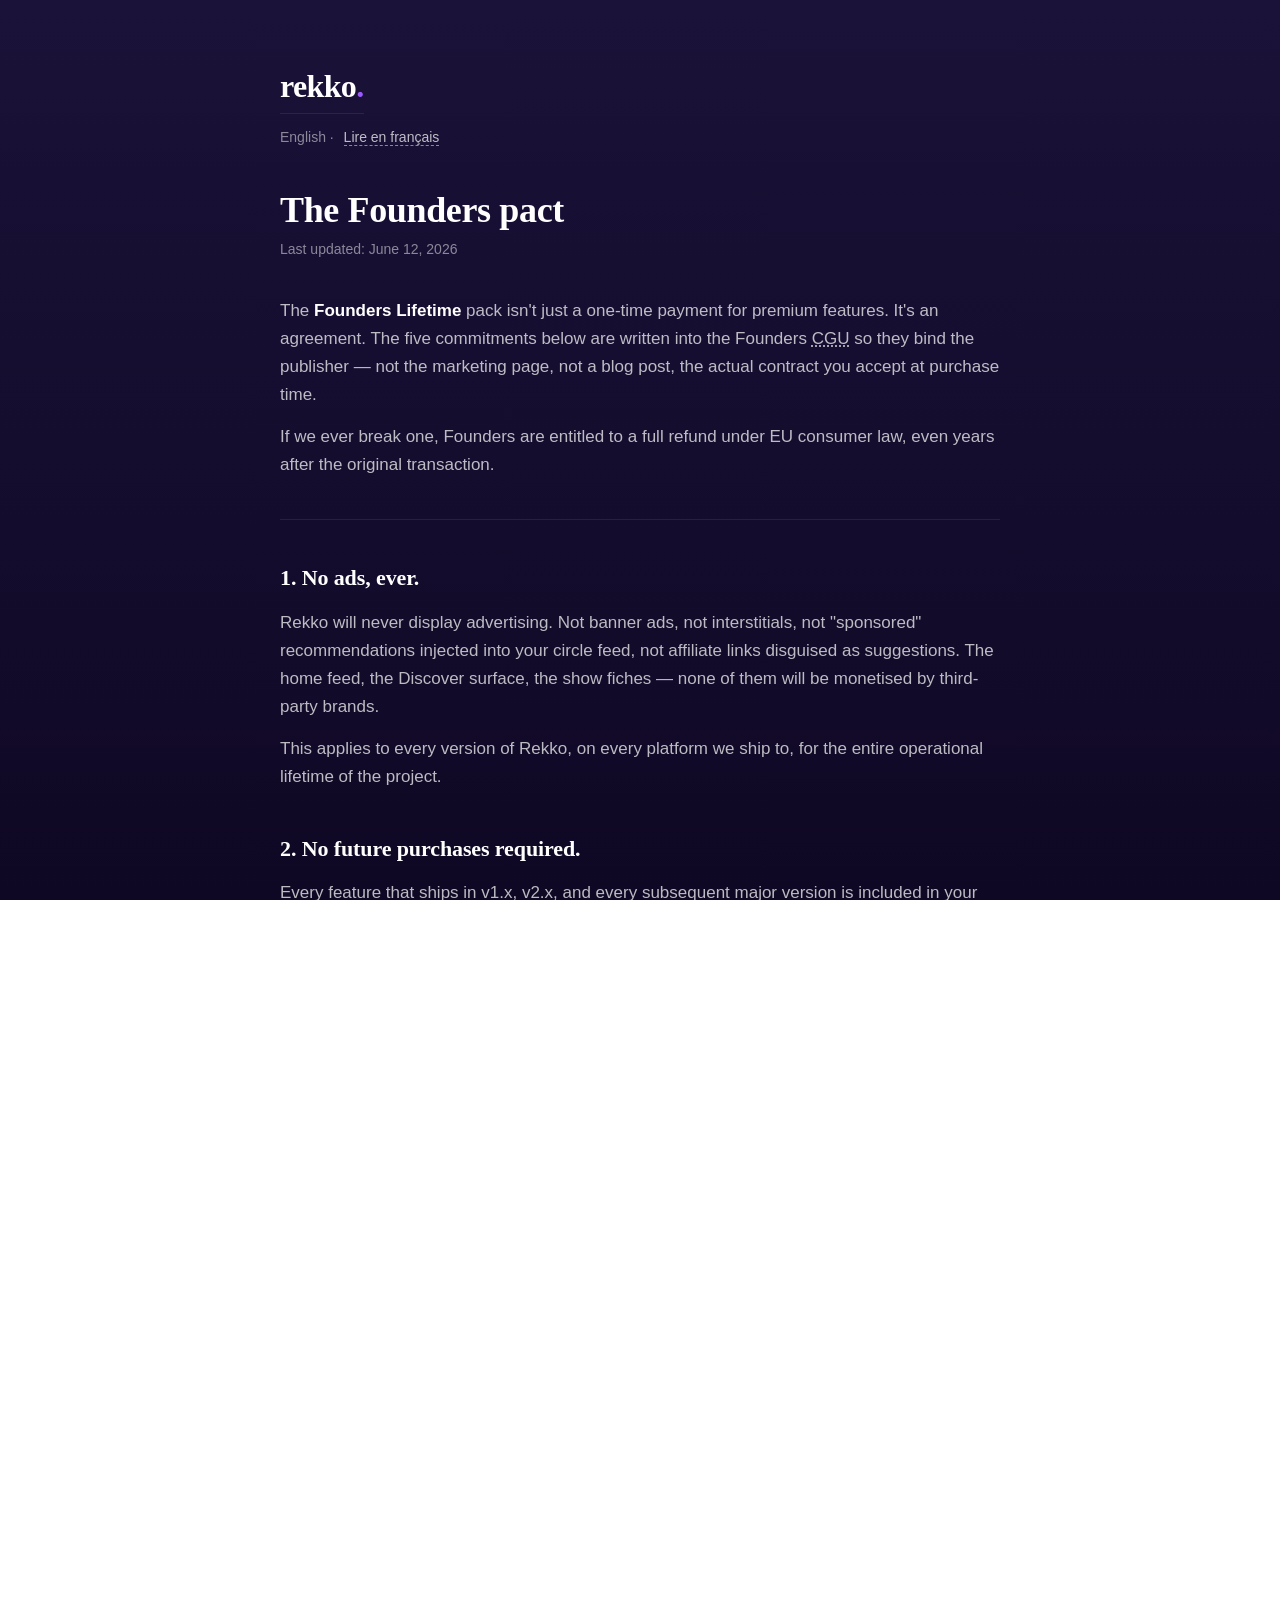
<file: en/founders-pact.html>
<!DOCTYPE html>
<html lang="en">
<head>
    <meta charset="UTF-8">
    <meta name="viewport" content="width=device-width, initial-scale=1.0">
    <meta name="description" content="The Founders pact — five lifetime commitments Rekko makes to every Founders Lifetime member, written into the CGU.">
    <title>Founders pact — Rekko</title>
    <link rel="stylesheet" href="../assets/style.css">
</head>
<body>
    <div class="container">
        <a href="../" class="wordmark">rekko<span class="dot">.</span></a>
        <p class="lang-switch">English · <a href="../fr/founders-pact.html">Lire en français</a></p>

        <h1>The Founders pact</h1>
        <p class="subtitle">Last updated: June 12, 2026</p>

        <p>
            The <strong>Founders Lifetime</strong> pack isn't just a one-time payment
            for premium features. It's an agreement. The five commitments below are
            written into the Founders <abbr title="Conditions Générales d'Utilisation">CGU</abbr>
            so they bind the publisher — not the marketing page, not a blog post,
            the actual contract you accept at purchase time.
        </p>
        <p>
            If we ever break one, Founders are entitled to a full refund under EU
            consumer law, even years after the original transaction.
        </p>

        <hr>

        <h2>1. No ads, ever.</h2>
        <p>
            Rekko will never display advertising. Not banner ads, not
            interstitials, not "sponsored" recommendations injected into your circle
            feed, not affiliate links disguised as suggestions. The home feed, the
            Discover surface, the show fiches — none of them will be monetised by
            third-party brands.
        </p>
        <p>
            This applies to every version of Rekko, on every platform we ship to,
            for the entire operational lifetime of the project.
        </p>

        <h2>2. No future purchases required.</h2>
        <p>
            Every feature that ships in v1.x, v2.x, and every subsequent major
            version is included in your Founders pack. New tabs, new circle types,
            new social mechanics, new TMDB-adjacent integrations — all bundled. If
            we add an "AI-powered recommender" or a "watch party" feature, you get
            it. No expansion packs, no paid skins, no premium-only tier above
            Founders.
        </p>
        <p>
            The only thing this commitment doesn't cover: pass-through fees to
            third parties (e.g. a future tier that pays for someone else's API
            quota). If that ever happens, it'll be opt-in, it'll be transparently
            priced, and Founders will get a structural discount.
        </p>

        <h2>3. Guaranteed data export.</h2>
        <p>
            If Rekko ever shuts down — or just stops shipping updates for a year —
            every Founder gets a complete JSON export of every show they tracked,
            every rating they gave, every recommendation they sent or received, and
            every circle they were part of (with the consent of the other members).
        </p>
        <p>
            The format is open, the schema is documented, and the export is
            self-contained: no proprietary IDs you can't resolve elsewhere. The
            export button already lives in Settings for any user — RGPD-mandated.
            The Founders commitment is the <strong>guarantee that it keeps working
            even if we stop running the app</strong>.
        </p>

        <h2>4. Voice on the roadmap.</h2>
        <p>
            Every quarter, Founders members vote on 3 candidate features. The
            majority winner is committed to the next public release. The slate is
            curated from the in-app feedback queue + Founders proposals, and the
            vote is one-Founder-one-ballot.
        </p>
        <p>
            We're not promising a perfect direct democracy — Apple platform
            constraints, App Store review, and the limits of a small team all still
            apply. But the spec, the schedule, and the result of every vote will be
            published publicly so the commitment is visible.
        </p>

        <h2>5. Permanent beta access.</h2>
        <p>
            Every Founder gets an automatic TestFlight invite for every public
            release before it ships. No application, no waiting list, no quota.
            You'll see new features one or two weeks before the App Store sees
            them, with a direct channel to leave feedback that lands in front of
            the developer.
        </p>

        <hr>

        <h2>Founder #00</h2>
        <p>
            Your Founders status is tied to your Apple ID, not to a specific
            device. Reinstall the app, switch phones, lose your iPhone and restore
            from iCloud — your status follows. The internal slot is assigned at the
            moment of purchase and remains attached to your Apple receipt for the
            entire operational lifetime of the project.
        </p>

        <h2>What the pact does <em>not</em> promise</h2>
        <ul>
            <li>It does <strong>not</strong> guarantee that Rekko will keep running
                forever. Indie projects end. The pact covers what happens if we
                stop, not a promise to never stop.</li>
            <li>It does <strong>not</strong> grant root access to the codebase or
                claim Rekko is open-source.</li>
            <li>It does <strong>not</strong> override the App Store terms — Apple
                still moderates the SKU and can revoke transactions independently
                of our wishes.</li>
            <li>It does <strong>not</strong> include real-world commercial
                memorabilia: there will not be a Founders t-shirt mailed to your
                door.</li>
        </ul>

        <h2>Where you can read it in the app</h2>
        <p>
            Inside Rekko, Settings → tap the gold "Founder" row. The pact surfaces
            in <em>browse</em> mode every time you want to re-read it. Just after
            the Founders purchase lands, the same content shows up in
            <em>celebration</em> mode with a single Continue button.
        </p>

        <footer>
            <p>
                <a href="../">Back to Rekko</a> ·
                <a href="pricing.html">Pricing</a> ·
                <a href="privacy.html">Privacy policy</a> ·
                <a href="../fr/founders-pact.html">Lire en français</a>
            </p>
        </footer>
    </div>
</body>
</html>
</file>
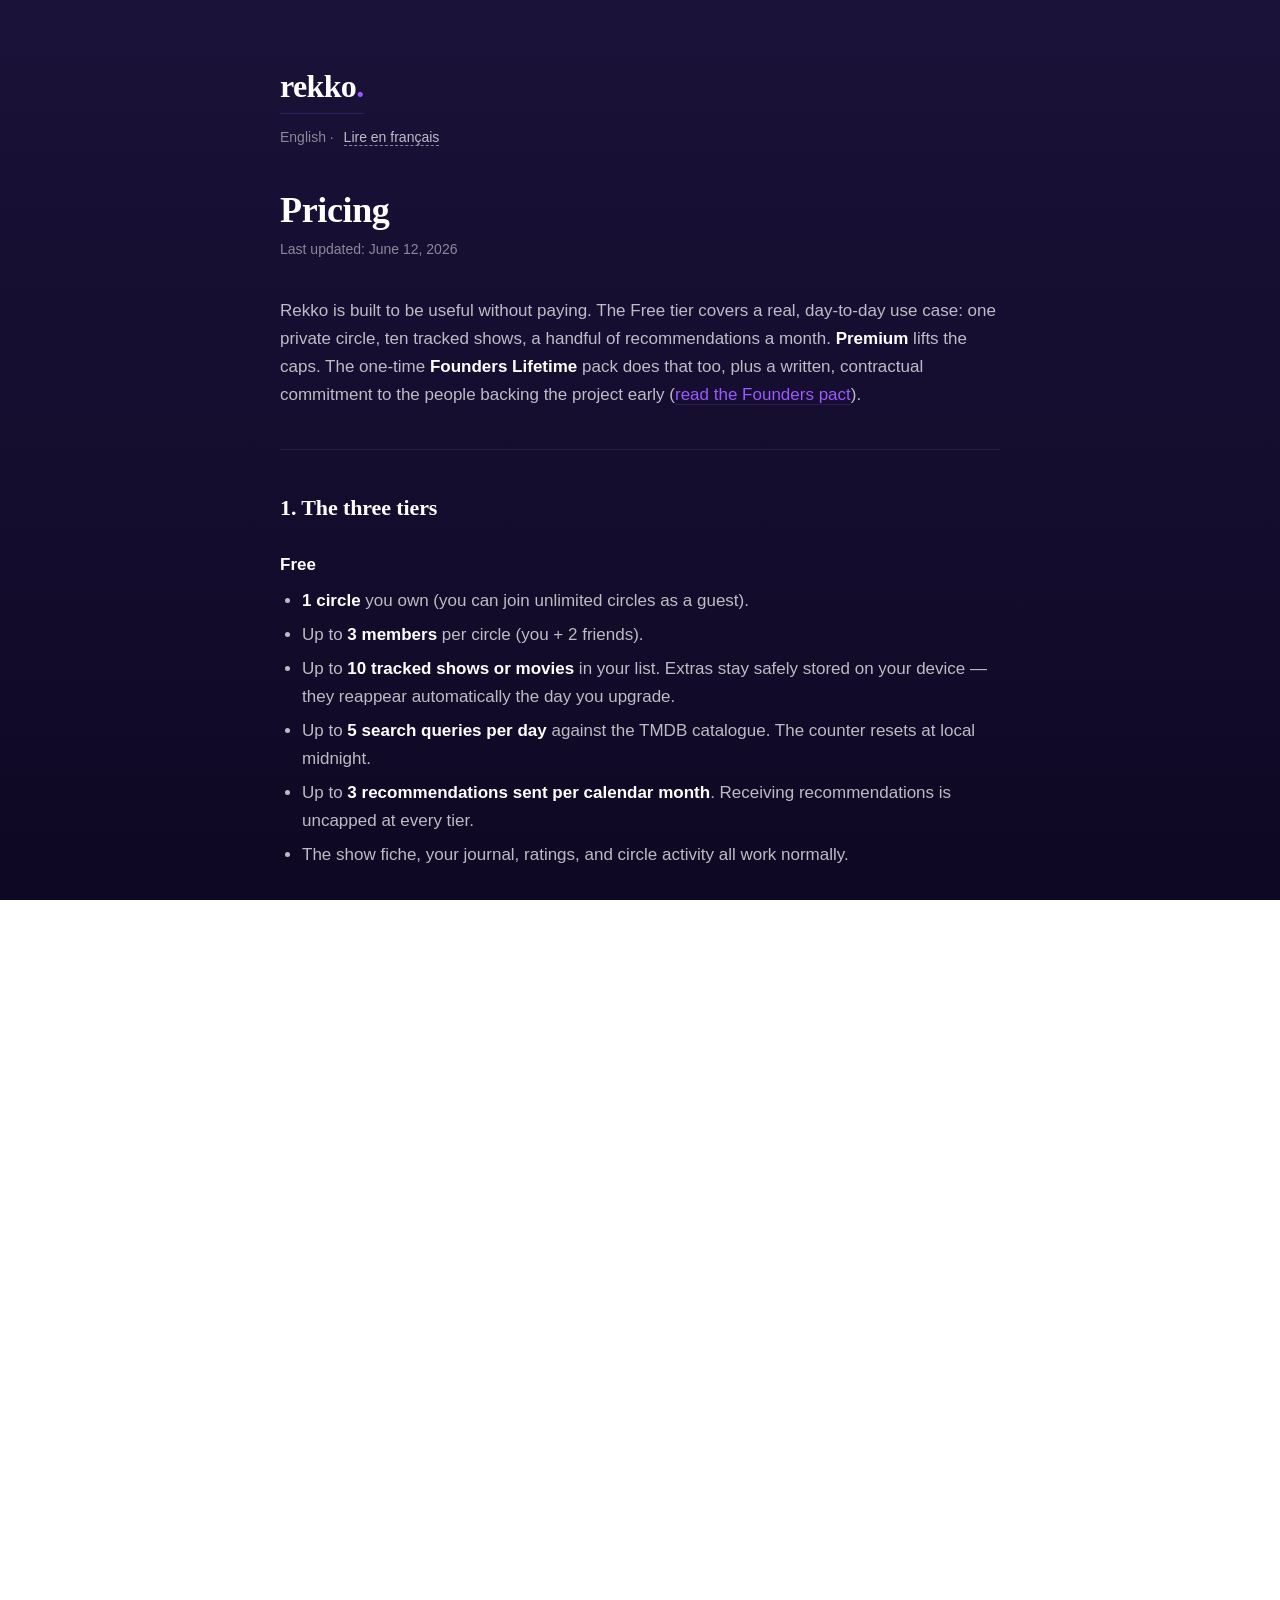
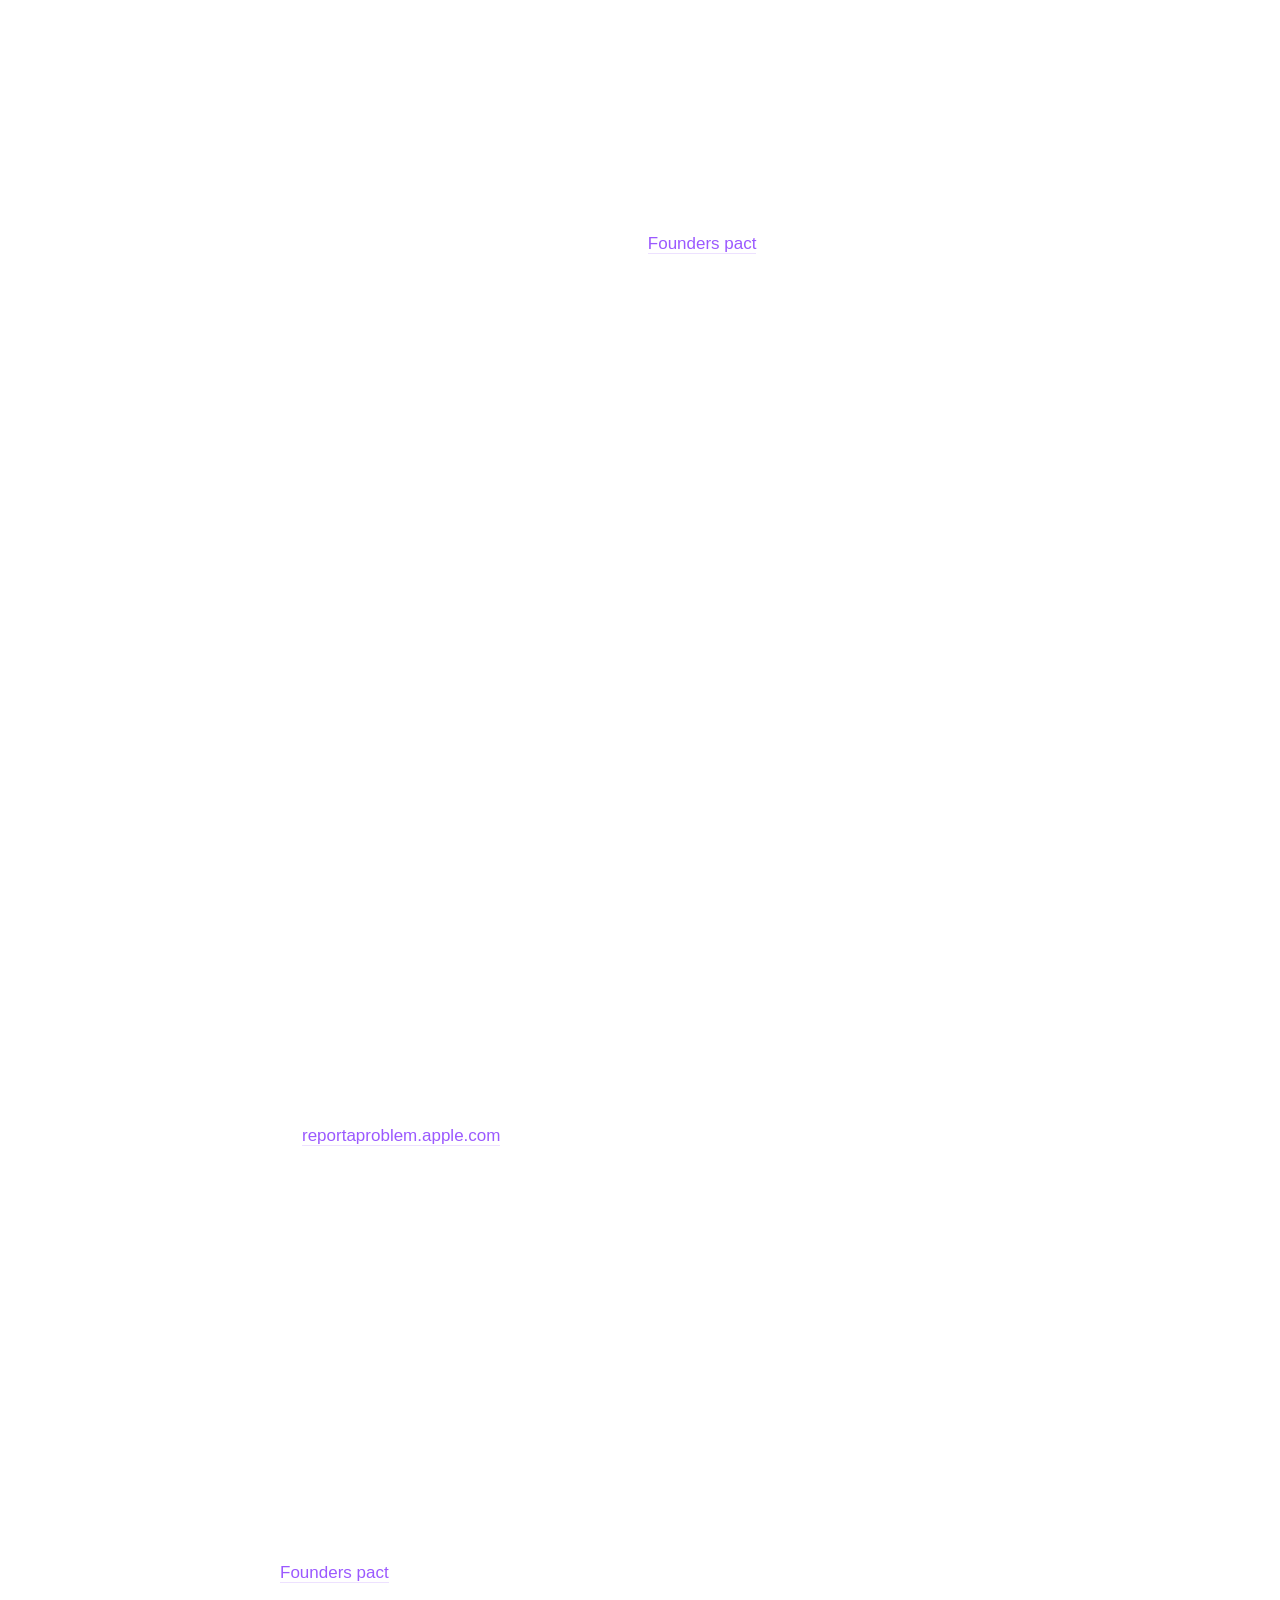
<file: en/pricing.html>
<!DOCTYPE html>
<html lang="en">
<head>
    <meta charset="UTF-8">
    <meta name="viewport" content="width=device-width, initial-scale=1.0">
    <meta name="description" content="Pricing for the Rekko app — Free tier limits, Premium subscriptions, and the one-time Founders Lifetime pack.">
    <title>Pricing — Rekko</title>
    <link rel="stylesheet" href="../assets/style.css">
</head>
<body>
    <div class="container">
        <a href="../" class="wordmark">rekko<span class="dot">.</span></a>
        <p class="lang-switch">English · <a href="../fr/pricing.html">Lire en français</a></p>

        <h1>Pricing</h1>
        <p class="subtitle">Last updated: June 12, 2026</p>

        <p>
            Rekko is built to be useful without paying. The Free tier covers a real,
            day-to-day use case: one private circle, ten tracked shows, a handful of
            recommendations a month. <strong>Premium</strong> lifts the caps. The
            one-time <strong>Founders Lifetime</strong> pack does that too, plus a
            written, contractual commitment to the people backing the project early
            (<a href="founders-pact.html">read the Founders pact</a>).
        </p>

        <hr>

        <h2>1. The three tiers</h2>

        <h3>Free</h3>
        <ul>
            <li><strong>1 circle</strong> you own (you can join unlimited circles as a guest).</li>
            <li>Up to <strong>3 members</strong> per circle (you + 2 friends).</li>
            <li>Up to <strong>10 tracked shows or movies</strong> in your list. Extras
                stay safely stored on your device — they reappear automatically the
                day you upgrade.</li>
            <li>Up to <strong>5 search queries per day</strong> against the TMDB
                catalogue. The counter resets at local midnight.</li>
            <li>Up to <strong>3 recommendations sent per calendar month</strong>.
                Receiving recommendations is uncapped at every tier.</li>
            <li>The show fiche, your journal, ratings, and circle activity all work
                normally.</li>
        </ul>

        <h3>Premium</h3>
        <p>
            Same monthly recurring subscription, two billing options. Picks up where
            Free leaves off and unlocks a few quality-of-life features.
        </p>
        <ul>
            <li><strong>Premium — Monthly</strong>: €1.99 / month.</li>
            <li><strong>Premium — Yearly</strong>: €14.99 / year (≈ 37 % off vs. monthly).</li>
            <li>Up to <strong>10 owned circles</strong>, up to <strong>10 members</strong> per circle.</li>
            <li><strong>Unlimited</strong> tracked shows, TMDB searches, and recommendations sent.</li>
            <li><strong>Compatibility score</strong> on each circle member — a 0–100 % gauge
                based on the shows you've both rated.</li>
            <li><strong>Where to watch</strong> strip on every show fiche, handing off to
                the Apple TV app.</li>
            <li><strong>Streaming reminders</strong> — local notifications on the air
                date of new episodes of the series you track.</li>
            <li>Renews automatically until cancelled in iOS Settings. Cancel any time.</li>
        </ul>

        <h3>Founders Lifetime</h3>
        <p>
            A single payment, no renewal, every premium feature unlocked forever —
            plus a few perks that exist only at this tier.
        </p>
        <ul>
            <li><strong>€29.99 — once.</strong> Available only during the launch
                window. After the window closes, the SKU disappears and is never
                re-opened.</li>
            <li>Everything in Premium, with the per-circle ceiling raised to
                <strong>20 members</strong> (the CloudKit ceiling).</li>
            <li><strong>Unlimited</strong> owned circles.</li>
            <li><strong>Cinephile mode</strong> — per-circle blur on ratings and
                comments until you've rated each show yourself, so other members'
                takes can't anchor your own opinion.</li>
            <li><strong>Ephemeral circles</strong> — circles that auto-delete after
                a chosen duration (one day, one week, one month).</li>
            <li><strong>Golden avatar ring</strong> — a thin gold ring around your
                avatar in every circle, visible to every other member.</li>
            <li><strong>Alternate gold home-screen icon</strong> — opt in from
                Settings whenever you want it.</li>
            <li>Five contractual commitments written into the
                <a href="founders-pact.html">Founders pact</a>: no ads ever, no
                future purchases required, guaranteed data export, voice on the
                roadmap, permanent TestFlight access.</li>
        </ul>

        <h2>2. Cap matrix at a glance</h2>
        <table style="width:100%;margin:18px 0 32px;border-collapse:collapse;font-size:15px;">
            <thead>
                <tr>
                    <th style="text-align:left;padding:10px 6px;border-bottom:1px solid var(--rule);">Limit</th>
                    <th style="text-align:left;padding:10px 6px;border-bottom:1px solid var(--rule);">Free</th>
                    <th style="text-align:left;padding:10px 6px;border-bottom:1px solid var(--rule);">Premium</th>
                    <th style="text-align:left;padding:10px 6px;border-bottom:1px solid var(--rule);">Founders</th>
                </tr>
            </thead>
            <tbody>
                <tr><td style="padding:8px 6px;">Owned circles</td><td>1</td><td>10</td><td>Unlimited</td></tr>
                <tr><td style="padding:8px 6px;">Members per circle</td><td>3</td><td>10</td><td>20</td></tr>
                <tr><td style="padding:8px 6px;">Tracked shows / movies</td><td>10</td><td>Unlimited</td><td>Unlimited</td></tr>
                <tr><td style="padding:8px 6px;">TMDB searches / day</td><td>5</td><td>Unlimited</td><td>Unlimited</td></tr>
                <tr><td style="padding:8px 6px;">Recommendations sent / month</td><td>3</td><td>Unlimited</td><td>Unlimited</td></tr>
                <tr><td style="padding:8px 6px;">Compatibility score</td><td>—</td><td>✓</td><td>✓</td></tr>
                <tr><td style="padding:8px 6px;">Where to watch (Apple TV)</td><td>—</td><td>✓</td><td>✓</td></tr>
                <tr><td style="padding:8px 6px;">Streaming reminders</td><td>—</td><td>✓</td><td>✓</td></tr>
                <tr><td style="padding:8px 6px;">Cinephile mode</td><td>—</td><td>—</td><td>✓</td></tr>
                <tr><td style="padding:8px 6px;">Ephemeral circles</td><td>—</td><td>—</td><td>✓</td></tr>
                <tr><td style="padding:8px 6px;">Golden avatar ring + alt icon</td><td>—</td><td>—</td><td>✓</td></tr>
                <tr><td style="padding:8px 6px;">Founders pact</td><td>—</td><td>—</td><td>✓</td></tr>
            </tbody>
        </table>

        <h2>3. Restore, refund, switch tiers</h2>
        <ul>
            <li><strong>Restore.</strong> One tap in the paywall reads every receipt on
                your Apple ID and reactivates whichever tier you previously bought.
                Works across devices automatically.</li>
            <li><strong>Refund.</strong> Refunds are processed by Apple, via the
                Report a Problem flow on
                <a href="https://reportaproblem.apple.com/">reportaproblem.apple.com</a>.
                Rekko reacts to Apple's revocation event within a few seconds: caps
                snap back to Free, hidden tracked shows stay safely on your device,
                the Founders ring and icon are removed.</li>
            <li><strong>Switching plans.</strong> Move freely from Premium Monthly to
                Premium Yearly via the App Store's subscription management. Upgrading
                a Premium subscriber to Founders Lifetime is a one-time purchase; the
                subscription stays separate and can be cancelled at any time.</li>
            <li><strong>Family Sharing.</strong> Not enabled in v1.0 — circles are
                personal to one Apple ID. We may revisit later.</li>
        </ul>

        <h2>4. Why this pricing</h2>
        <p>
            Rekko has no servers we operate and no growth incentives that depend on
            time-on-app. Premium pays for the App Store cut, the TMDB attestation
            relay, and the work to keep the app maintained. The Founders pack is for
            the people who want to back the project once, get the experience without
            a subscription, and hold us to a written set of commitments — see the
            <a href="founders-pact.html">Founders pact</a>.
        </p>

        <h2>5. Hidden, not deleted</h2>
        <p>
            When a Free user has more than 10 tracked shows (because they were
            previously Premium, or imported a list), the extras are <strong>hidden,
            not deleted</strong>. They remain in your local database, untouched.
            The day you re-subscribe, the list re-expands and everything reappears
            in its original order. Same logic for circles beyond the 1-owned cap:
            the first row stays interactive, the rest are dimmed but preserved.
        </p>

        <h2>6. Receipts, taxes, and EU compliance</h2>
        <p>
            All purchases are routed through Apple. Apple handles receipts, VAT,
            invoicing in your local currency, and revocation rules. We never see
            your card details or your billing address. Subscription terms and
            auto-renewal disclosures are presented by iOS in the standard paywall
            sheet at purchase time.
        </p>

        <footer>
            <p>
                <a href="../">Back to Rekko</a> ·
                <a href="founders-pact.html">Founders pact</a> ·
                <a href="privacy.html">Privacy policy</a> ·
                <a href="../fr/pricing.html">Lire en français</a>
            </p>
        </footer>
    </div>
</body>
</html>
</file>
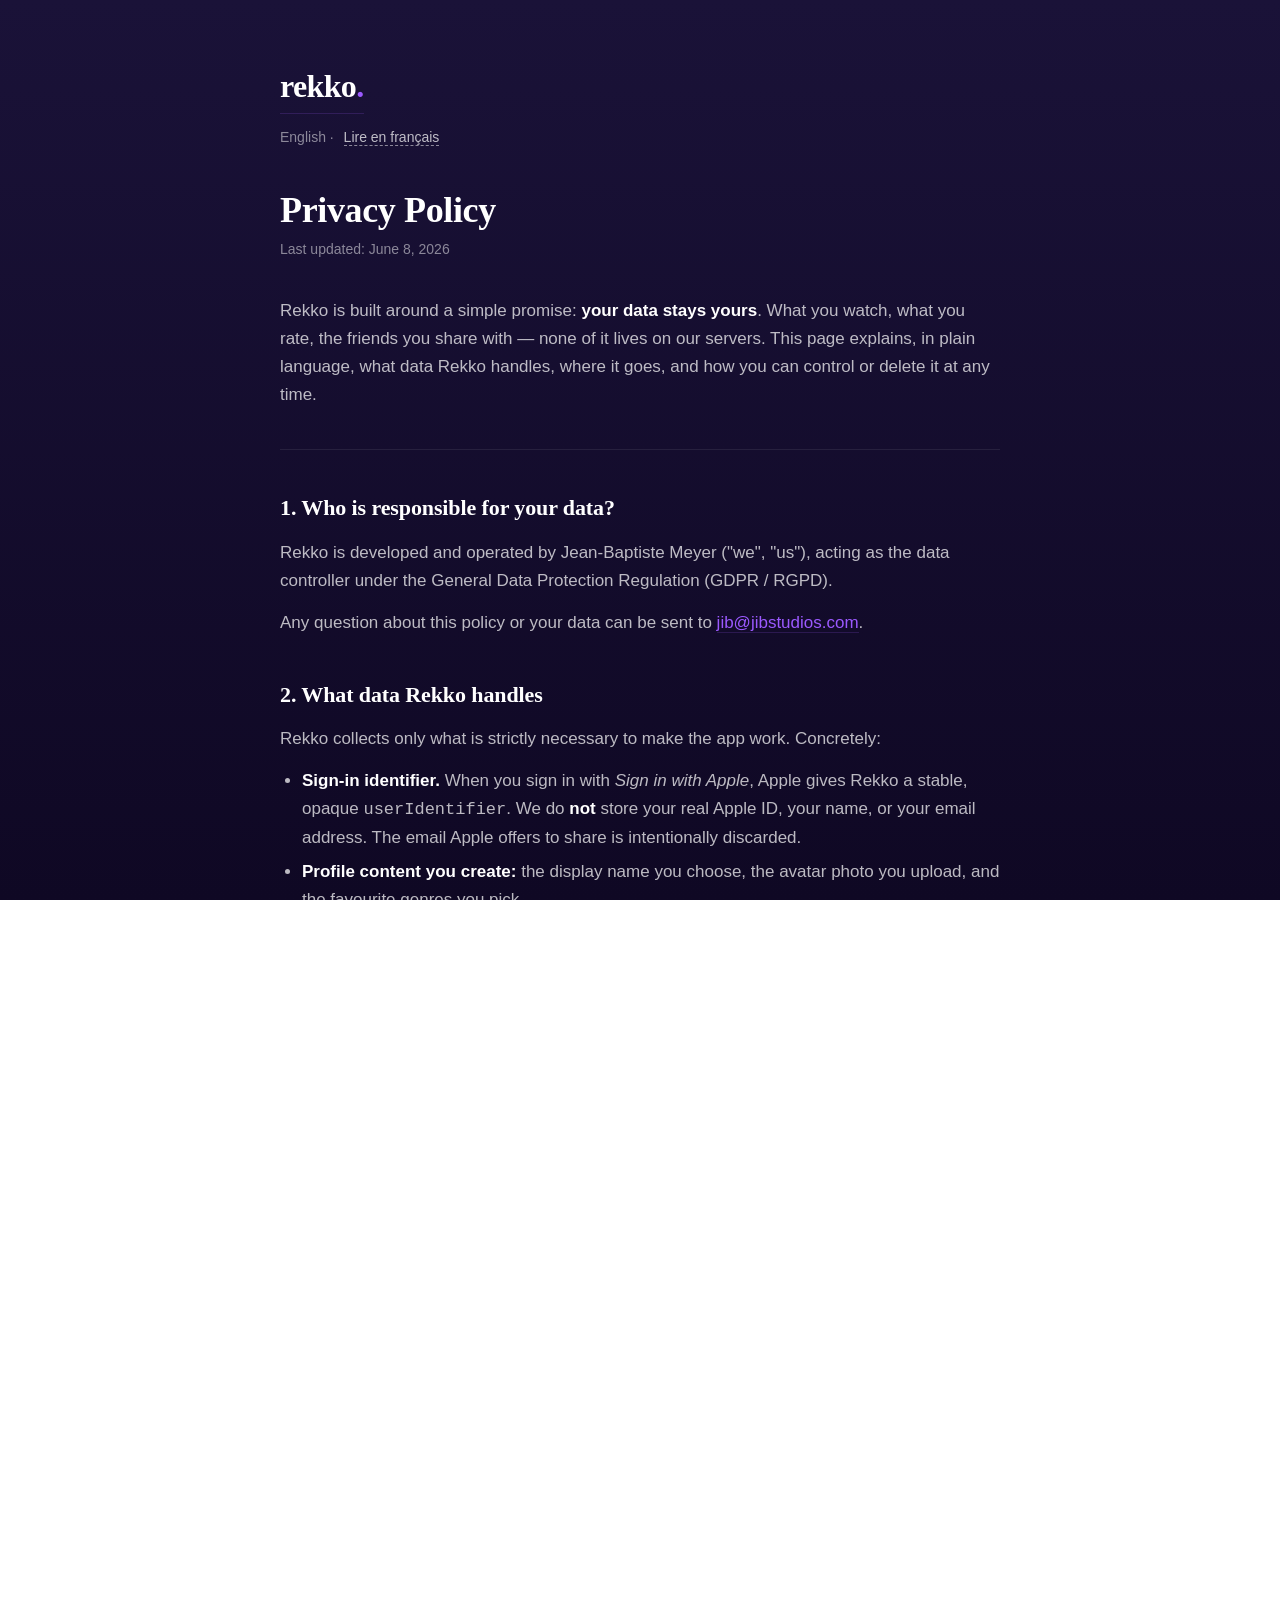
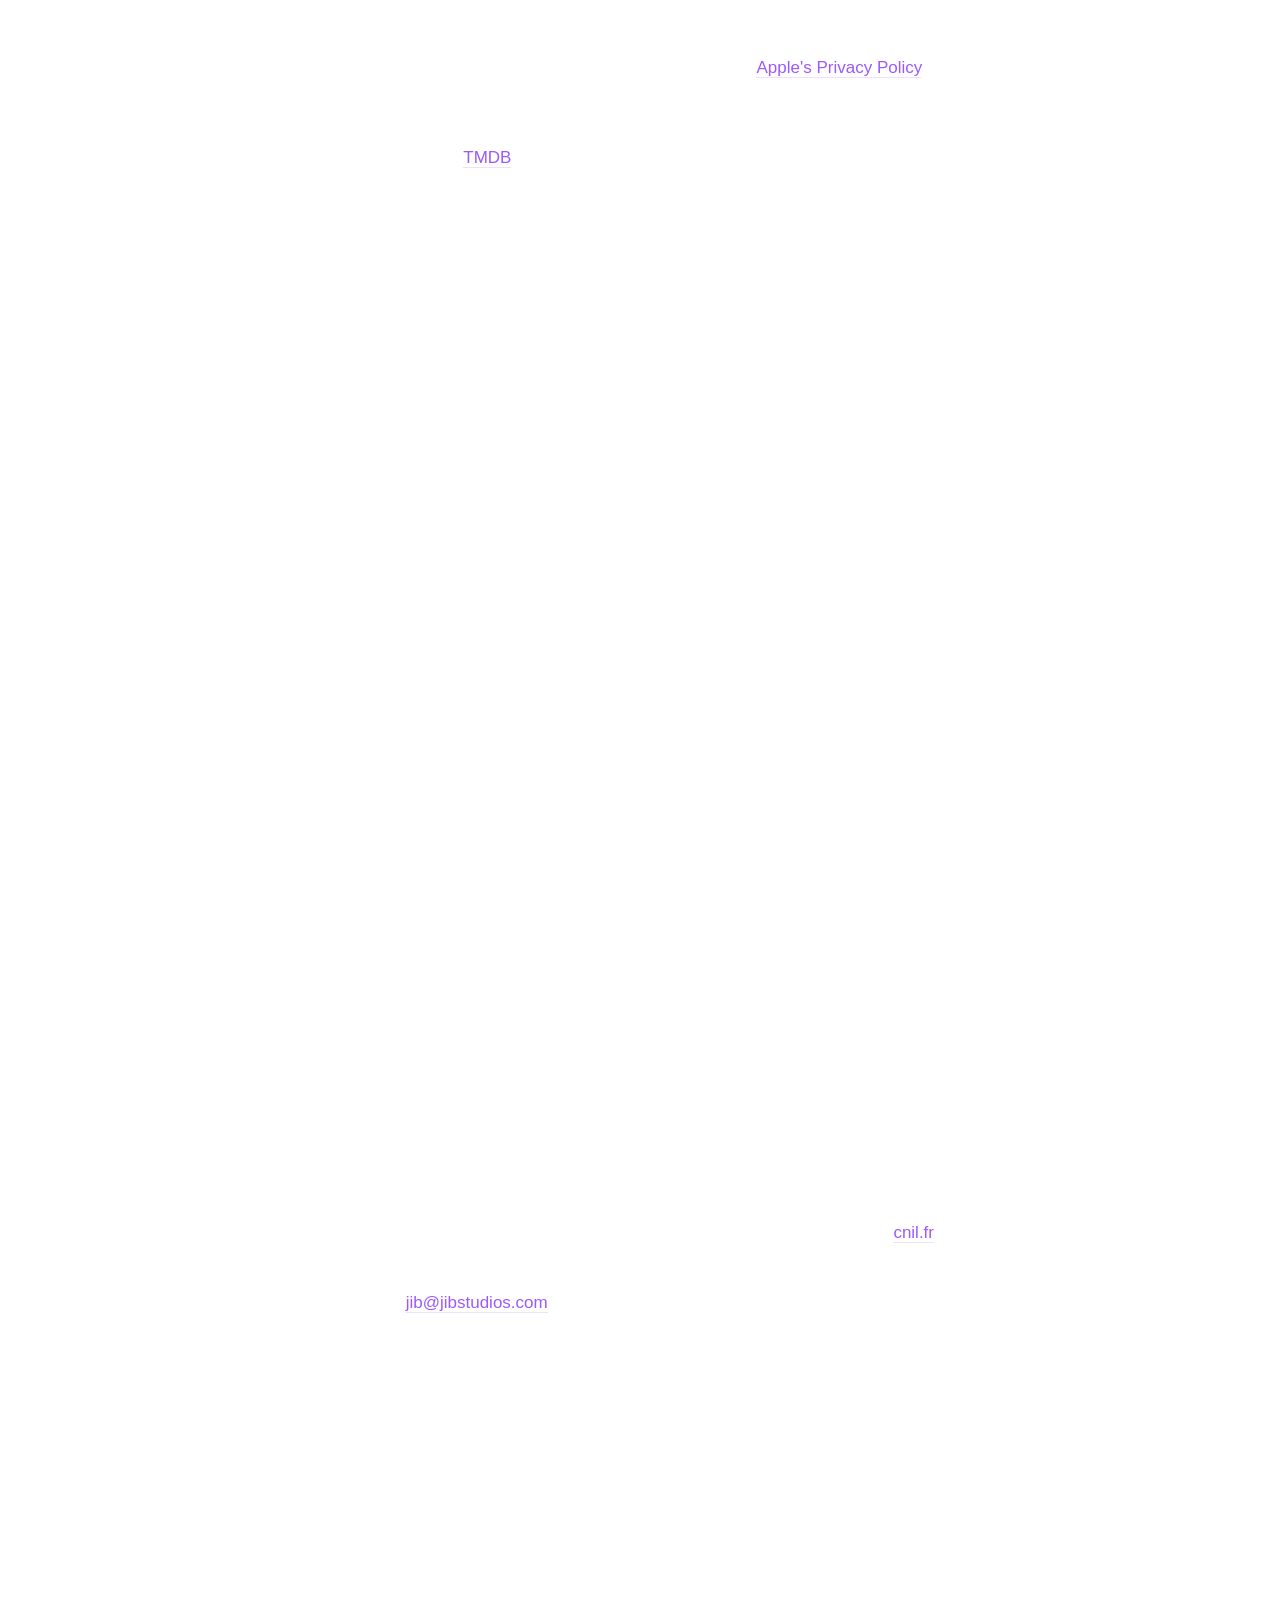
<file: en/privacy.html>
<!DOCTYPE html>
<html lang="en">
<head>
    <meta charset="UTF-8">
    <meta name="viewport" content="width=device-width, initial-scale=1.0">
    <meta name="description" content="Privacy policy for the Rekko app — how we handle your data.">
    <title>Privacy Policy — Rekko</title>
    <link rel="stylesheet" href="../assets/style.css">
</head>
<body>
    <div class="container">
        <a href="../" class="wordmark">rekko<span class="dot">.</span></a>
        <p class="lang-switch">English · <a href="../fr/privacy.html">Lire en français</a></p>

        <h1>Privacy Policy</h1>
        <p class="subtitle">Last updated: June 8, 2026</p>

        <p>
            Rekko is built around a simple promise: <strong>your data stays yours</strong>.
            What you watch, what you rate, the friends you share with — none of it lives on
            our servers. This page explains, in plain language, what data Rekko handles,
            where it goes, and how you can control or delete it at any time.
        </p>

        <hr>

        <h2>1. Who is responsible for your data?</h2>
        <p>
            Rekko is developed and operated by Jean-Baptiste Meyer ("we", "us"),
            acting as the data controller under the General Data Protection Regulation
            (GDPR / RGPD).
        </p>
        <p>
            Any question about this policy or your data can be sent to
            <a href="mailto:jib@jibstudios.com">jib@jibstudios.com</a>.
        </p>

        <h2>2. What data Rekko handles</h2>
        <p>
            Rekko collects only what is strictly necessary to make the app work. Concretely:
        </p>
        <ul>
            <li>
                <strong>Sign-in identifier.</strong> When you sign in with
                <em>Sign in with Apple</em>, Apple gives Rekko a stable, opaque
                <code>userIdentifier</code>. We do <strong>not</strong> store your real
                Apple ID, your name, or your email address. The email Apple offers to
                share is intentionally discarded.
            </li>
            <li>
                <strong>Profile content you create:</strong> the display name you
                choose, the avatar photo you upload, and the favourite genres you pick.
            </li>
            <li>
                <strong>Journal content:</strong> the TV shows and films you follow,
                their viewing status (to watch / in progress / watched / dropped),
                ratings and optional review comments.
            </li>
            <li>
                <strong>Circles and recommendations:</strong> the private circles you
                create or join, their member list (limited to who you explicitly invite),
                and the recommendations / ratings you share inside them.
            </li>
            <li>
                <strong>Anonymous device attestation.</strong> Rekko uses Apple's
                <em>App Attest</em> framework to prove that requests to its read-only
                relay come from a legitimate copy of the app. App Attest does not expose
                any personal information.
            </li>
        </ul>
        <p>
            Rekko does <strong>not</strong> collect: your contacts, your location,
            your microphone, your browsing history, your advertising identifier, or any
            third-party analytics. There is no in-app tracking SDK.
        </p>

        <h2>3. Where your data is stored</h2>
        <p>
            Personal data is stored in <strong>your own private iCloud space</strong>,
            via Apple's CloudKit framework. We do not have a server holding a copy.
            Specifically:
        </p>
        <ul>
            <li>
                Your profile, your journal, and your locally-created circles live in your
                <em>iCloud Private Database</em>, accessible only by your Apple ID.
            </li>
            <li>
                Shared circles use Apple's <em>CKShare</em> mechanism: the data is
                replicated only to the iCloud accounts you have explicitly invited.
            </li>
            <li>
                A read-only relay we operate is used to securely sign requests to TMDB
                (see §4). It does not store any of your data and only logs short-lived
                technical traces for abuse prevention.
            </li>
        </ul>

        <h2>4. Third parties involved</h2>
        <ul>
            <li>
                <strong>Apple Inc.</strong> processes your iCloud data on its servers,
                under <a href="https://www.apple.com/legal/privacy/">Apple's Privacy Policy</a>.
                The CloudKit infrastructure that hosts your circles, profile, and journal
                is Apple's, not ours.
            </li>
            <li>
                <strong>The Movie Database (TMDB).</strong> Rekko fetches TV show and
                film metadata (titles, posters, synopses, cast) from
                <a href="https://www.themoviedb.org/">TMDB</a>. The TMDB request includes
                only the identifier of the show you are looking at; no personal Rekko
                identifier is sent. TMDB is the source of the movie catalogue and is not
                affiliated with Rekko.
            </li>
        </ul>

        <h2>5. Legal basis</h2>
        <p>
            All processing of personal data is based on your <strong>consent</strong>
            (GDPR art. 6(1)(a)) — given when you sign in and create your profile — and
            on the <strong>performance of a contract</strong> (art. 6(1)(b)) for the
            functionality you actively request (creating a circle, sending a
            recommendation, etc.).
        </p>

        <h2>6. How long we keep your data</h2>
        <p>
            For as long as your account exists. When you delete your account from the
            Rekko settings, your local database is wiped, the App Attest key tied to
            your installation is invalidated, your CloudKit zones (shared and private)
            are torn down, and your sign-in identifier is cleared from the keychain.
            Members of circles you owned are notified that the share is gone and the
            bookmark disappears from their device.
        </p>
        <p>
            Because Rekko never stores a Sign in with Apple <em>token</em> (we keep
            only the opaque <code>userIdentifier</code> on your device, in your local
            keychain), there is no token for us to revoke server-side. If you want to
            additionally invalidate the Sign in with Apple authorisation on Apple's
            side, you can do so at any time from <strong>iOS Settings → your name →
            Password &amp; Security → Apps Using Apple ID → Rekko → Stop using Apple
            ID</strong>.
        </p>

        <h2>7. Your rights under GDPR</h2>
        <p>You can exercise the following rights at any time:</p>
        <ul>
            <li>
                <strong>Right of access &amp; portability.</strong> Rekko offers an
                in-app "Export my data" action that produces a structured JSON file
                containing your profile, journal, circles, and recommendations. You can
                save it to Files, send it by mail, or open it in any tool.
            </li>
            <li>
                <strong>Right to rectification.</strong> You can edit your display name,
                avatar, favourite genres, and the content of any rating or recommendation
                directly in the app.
            </li>
            <li>
                <strong>Right to erasure.</strong> The "Delete my account" action in
                Settings wipes every trace of your data on your device and in your
                iCloud Rekko zones. See §6 for the details on the Sign in with Apple
                authorisation.
            </li>
            <li>
                <strong>Right to object &amp; withdraw consent.</strong> Signing out of
                the app stops every form of processing on our side; deleting the account
                makes it definitive.
            </li>
            <li>
                <strong>Right to lodge a complaint</strong> with a supervisory authority
                (in France: the CNIL, <a href="https://www.cnil.fr/">cnil.fr</a>).
            </li>
        </ul>
        <p>
            To exercise any of these rights, including a manual data request when the
            in-app flows are not enough, write to
            <a href="mailto:jib@jibstudios.com">jib@jibstudios.com</a>. We will reply
            within 30 days at most.
        </p>

        <h2>8. Permissions Rekko may ask for</h2>
        <ul>
            <li>
                <strong>Photos (read-only).</strong> Only when you tap the avatar to
                pick a photo. The selected image is downscaled to a 300 pt thumbnail and
                stored in your local profile.
            </li>
            <li>
                <strong>Notifications.</strong> Used to tell you when a friend in one of
                your circles sends you a recommendation. You can disable them in the iOS
                Settings at any time.
            </li>
            <li>
                <strong>iCloud.</strong> Required for circles to sync between members
                and between your devices. Rekko cannot function without an iCloud account
                signed in on the device.
            </li>
        </ul>

        <h2>9. Children</h2>
        <p>
            Rekko is not directed at children under 13. We do not knowingly collect data
            from children. If you believe a child has signed up, please contact us and
            we will delete the corresponding account.
        </p>

        <h2>10. Changes to this policy</h2>
        <p>
            We may update this policy when the app or applicable law change. We will
            update the "Last updated" date at the top of this page, and a meaningful
            change will be surfaced in-app the next time you open Settings.
        </p>

        <footer>
            <p>
                <a href="../">Back to Rekko</a> ·
                <a href="../fr/privacy.html">Lire en français</a>
            </p>
        </footer>
    </div>
</body>
</html>
</file>
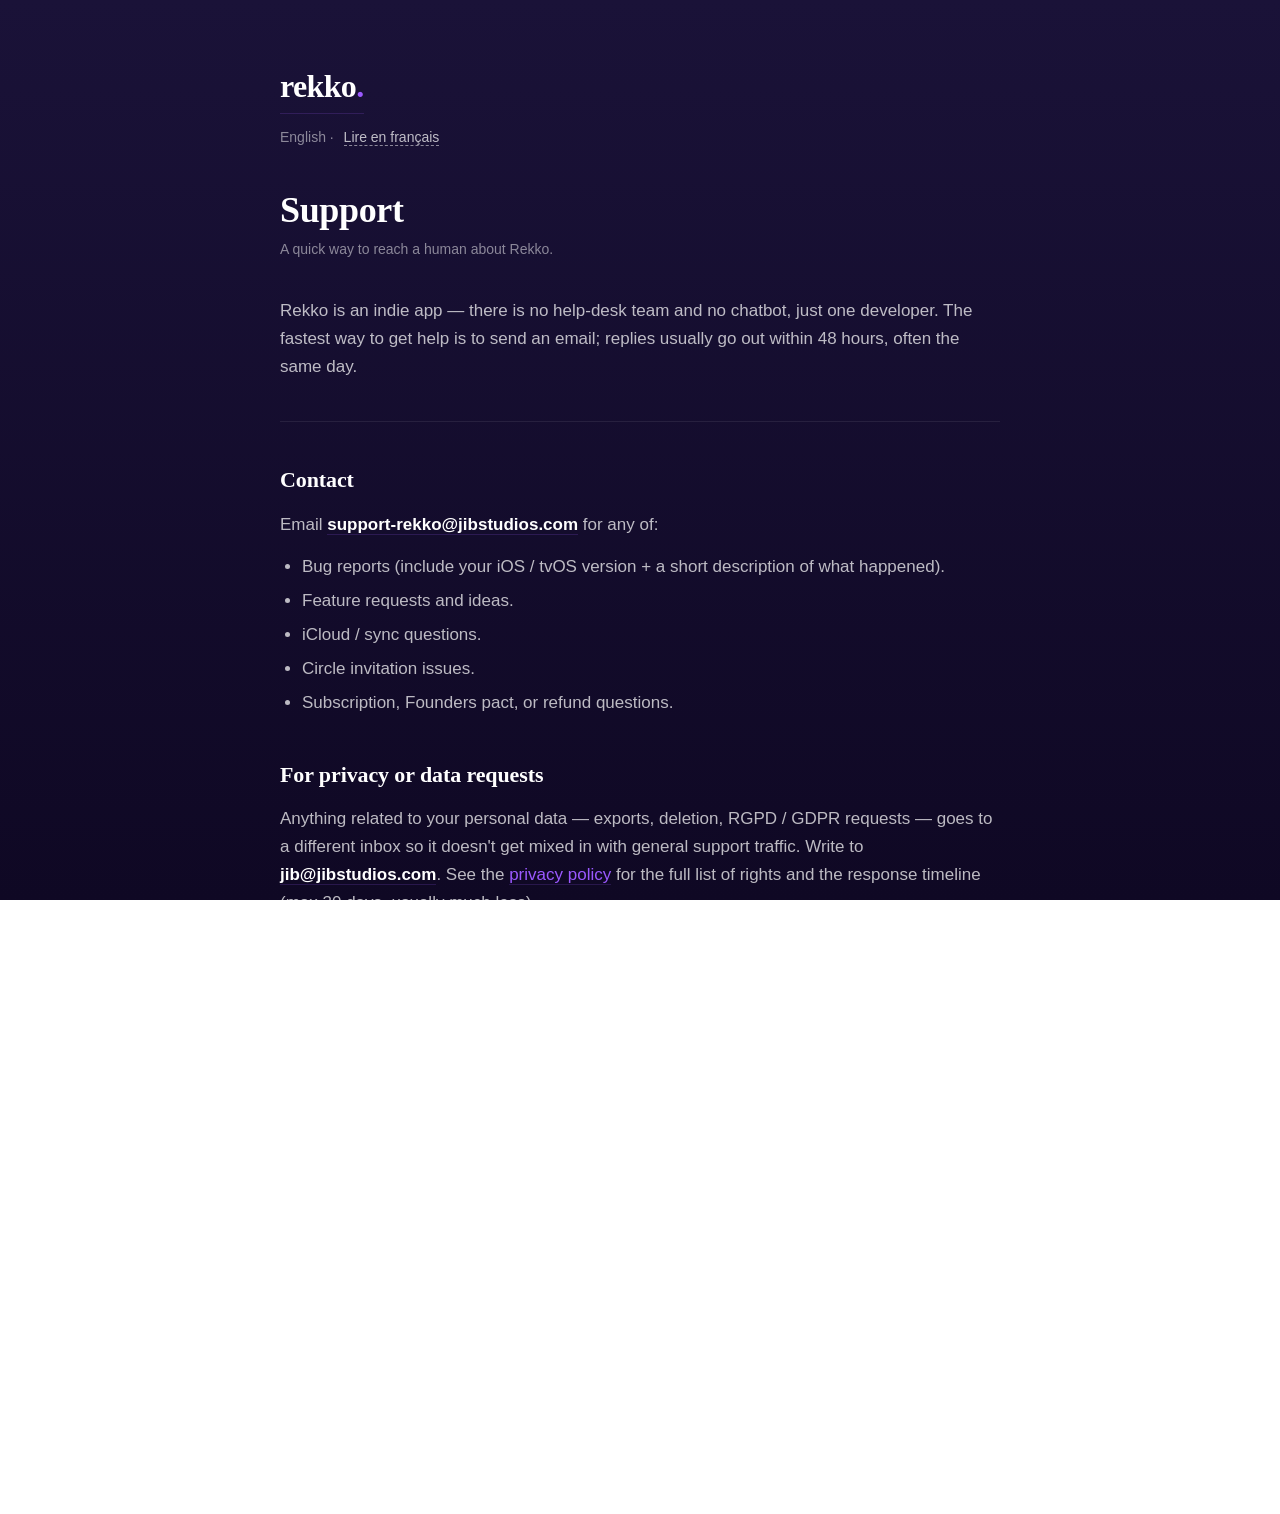
<file: en/support.html>
<!DOCTYPE html>
<html lang="en">
<head>
    <meta charset="UTF-8">
    <meta name="viewport" content="width=device-width, initial-scale=1.0">
    <meta name="description" content="Get help with Rekko — direct contact, FAQ, and how to send a bug report.">
    <title>Support — Rekko</title>
    <link rel="stylesheet" href="../assets/style.css">
</head>
<body>
    <div class="container">
        <a href="../" class="wordmark">rekko<span class="dot">.</span></a>
        <p class="lang-switch">English · <a href="../fr/support.html">Lire en français</a></p>

        <h1>Support</h1>
        <p class="subtitle">A quick way to reach a human about Rekko.</p>

        <p>
            Rekko is an indie app — there is no help-desk team and no chatbot, just
            one developer. The fastest way to get help is to send an email; replies
            usually go out within 48 hours, often the same day.
        </p>

        <hr>

        <h2>Contact</h2>
        <p>
            Email
            <a href="mailto:support-rekko@jibstudios.com"><strong>support-rekko@jibstudios.com</strong></a>
            for any of:
        </p>
        <ul>
            <li>Bug reports (include your iOS / tvOS version + a short description of what happened).</li>
            <li>Feature requests and ideas.</li>
            <li>iCloud / sync questions.</li>
            <li>Circle invitation issues.</li>
            <li>Subscription, Founders pact, or refund questions.</li>
        </ul>

        <h2>For privacy or data requests</h2>
        <p>
            Anything related to your personal data — exports, deletion, RGPD / GDPR
            requests — goes to a different inbox so it doesn't get mixed in with
            general support traffic. Write to
            <a href="mailto:jib@jibstudios.com"><strong>jib@jibstudios.com</strong></a>.
            See the <a href="privacy.html">privacy policy</a> for the full list of
            rights and the response timeline (max 30 days, usually much less).
        </p>

        <h2>Before you write</h2>
        <p>
            A few quick fixes that resolve most of the questions we receive:
        </p>
        <ul>
            <li>
                <strong>"My circle isn't syncing."</strong> Check that iCloud Drive is
                turned on for the same Apple ID on every device, and that the app is
                signed in to <em>Sign in with Apple</em> with that same identifier.
                The vast majority of "sync is broken" reports turn out to be one
                device on a different iCloud account.
            </li>
            <li>
                <strong>"Where to watch doesn't open the right streamer."</strong>
                Rekko hands off to the Apple TV app, which resolves the streamer
                itself. If the wrong streamer opens, it's an Apple TV setting — open
                the Apple TV app → Settings → Connect Apps and re-link your accounts.
            </li>
            <li>
                <strong>"I can't add a tenth show."</strong> Free accounts can track
                up to 10 series or movies. Upgrade to Premium in Settings to lift
                the cap.
            </li>
        </ul>

        <footer>
            <p>
                <a href="../">Back to Rekko</a> ·
                <a href="privacy.html">Privacy policy</a> ·
                <a href="../fr/support.html">Lire en français</a>
            </p>
        </footer>
    </div>
</body>
</html>
</file>
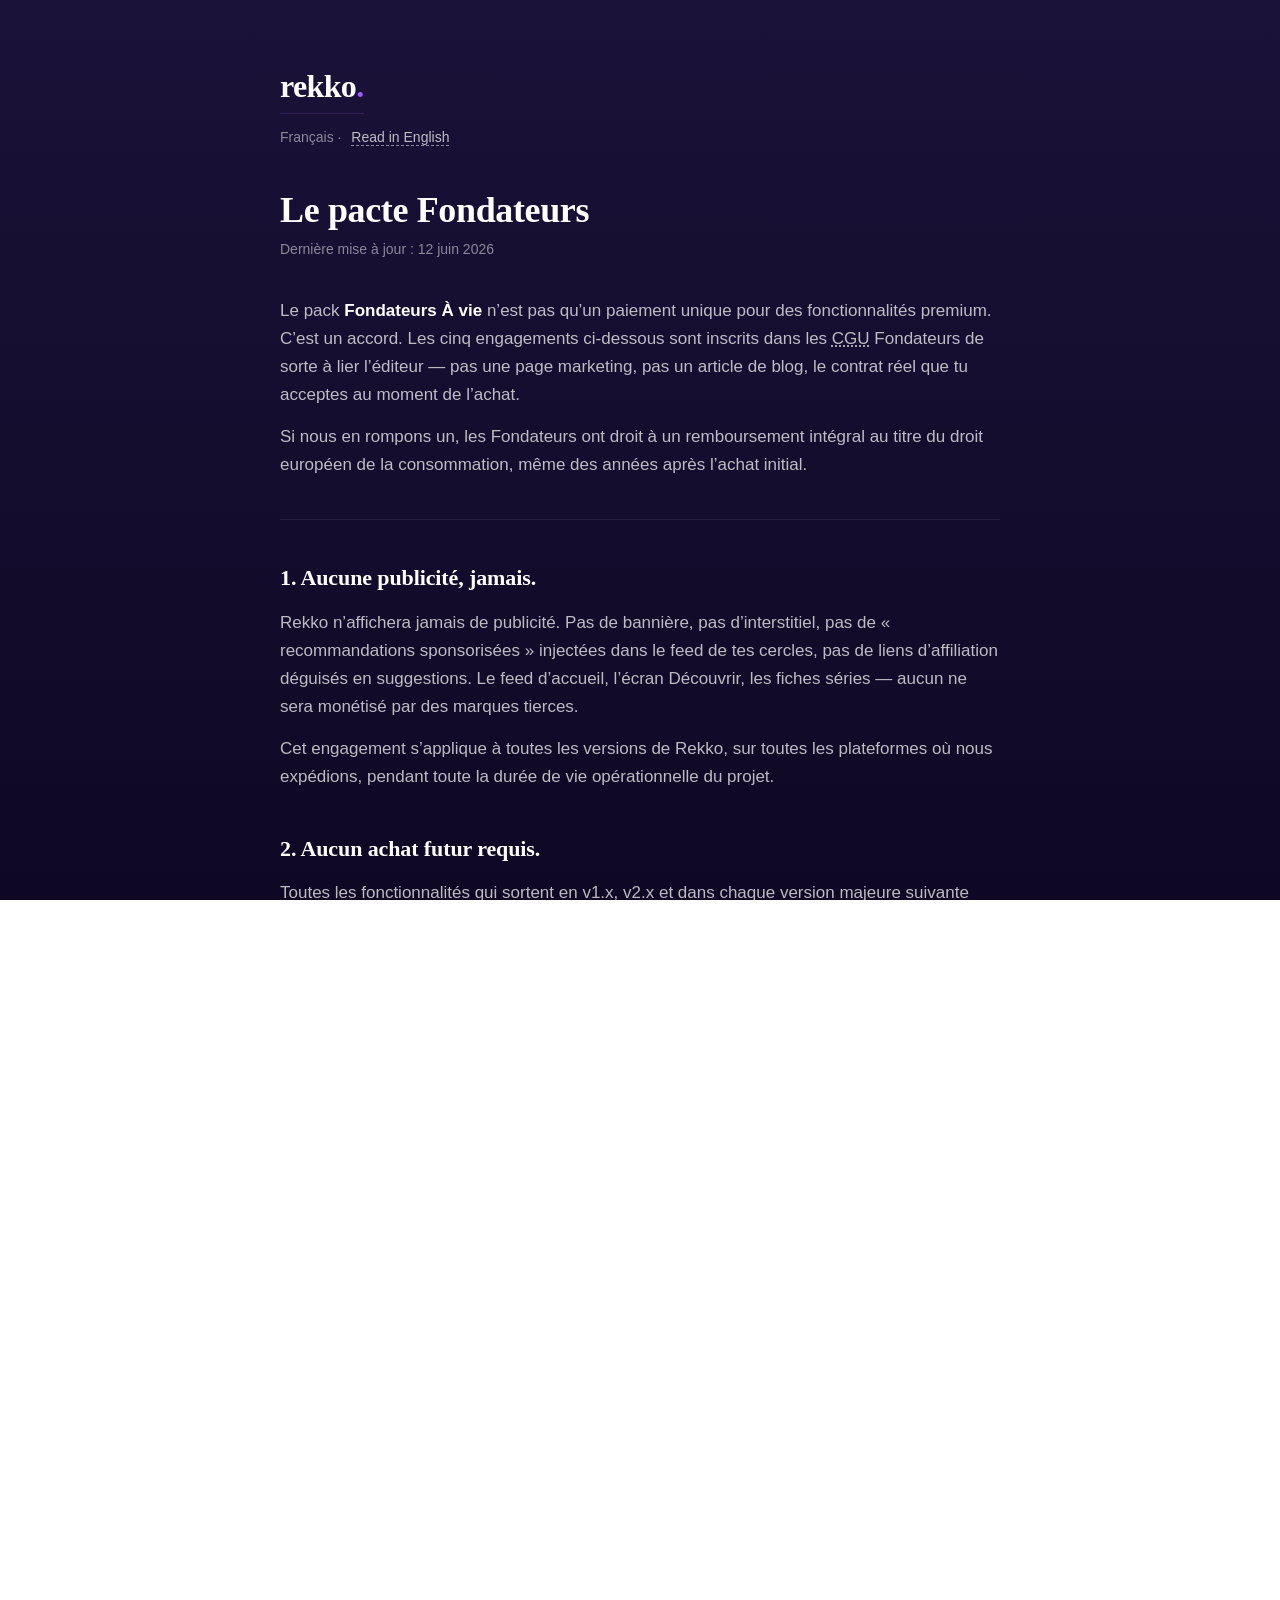
<file: fr/founders-pact.html>
<!DOCTYPE html>
<html lang="fr">
<head>
    <meta charset="UTF-8">
    <meta name="viewport" content="width=device-width, initial-scale=1.0">
    <meta name="description" content="Le pacte Fondateurs — cinq engagements à vie pris par Rekko envers chaque membre Fondateurs À vie, inscrits dans les CGU.">
    <title>Pacte Fondateurs — Rekko</title>
    <link rel="stylesheet" href="../assets/style.css">
</head>
<body>
    <div class="container">
        <a href="../" class="wordmark">rekko<span class="dot">.</span></a>
        <p class="lang-switch">Français · <a href="../en/founders-pact.html">Read in English</a></p>

        <h1>Le pacte Fondateurs</h1>
        <p class="subtitle">Dernière mise à jour : 12 juin 2026</p>

        <p>
            Le pack <strong>Fondateurs À vie</strong> n’est pas qu’un paiement
            unique pour des fonctionnalités premium. C’est un accord. Les cinq
            engagements ci-dessous sont inscrits dans les
            <abbr title="Conditions Générales d’Utilisation">CGU</abbr> Fondateurs
            de sorte à lier l’éditeur — pas une page marketing, pas un article de
            blog, le contrat réel que tu acceptes au moment de l’achat.
        </p>
        <p>
            Si nous en rompons un, les Fondateurs ont droit à un remboursement
            intégral au titre du droit européen de la consommation, même des
            années après l’achat initial.
        </p>

        <hr>

        <h2>1. Aucune publicité, jamais.</h2>
        <p>
            Rekko n’affichera jamais de publicité. Pas de bannière, pas
            d’interstitiel, pas de « recommandations sponsorisées » injectées dans
            le feed de tes cercles, pas de liens d’affiliation déguisés en
            suggestions. Le feed d’accueil, l’écran Découvrir, les fiches séries
            — aucun ne sera monétisé par des marques tierces.
        </p>
        <p>
            Cet engagement s’applique à toutes les versions de Rekko, sur toutes
            les plateformes où nous expédions, pendant toute la durée de vie
            opérationnelle du projet.
        </p>

        <h2>2. Aucun achat futur requis.</h2>
        <p>
            Toutes les fonctionnalités qui sortent en v1.x, v2.x et dans chaque
            version majeure suivante sont incluses dans ton pack Fondateurs. De
            nouveaux onglets, de nouveaux types de cercles, de nouveaux mécanismes
            sociaux, de nouvelles intégrations autour de TMDB — tout est bundlé.
            Si nous ajoutons un « moteur de recommandation IA » ou une fonction
            « soirée commune », tu y as accès. Pas d’extensions payantes, pas de
            skins premium, pas de niveau payant au-dessus de Fondateurs.
        </p>
        <p>
            Seule limite : les frais de passage à un tiers (par exemple un futur
            niveau qui paierait le quota API de quelqu’un d’autre). Si ça arrive
            un jour, ce sera opt-in, le prix sera transparent, et les Fondateurs
            auront une remise structurelle.
        </p>

        <h2>3. Export de données garanti.</h2>
        <p>
            Si Rekko ferme un jour — ou cesse simplement de sortir des mises à
            jour pendant un an — chaque Fondateur reçoit un export JSON complet de
            toutes les séries qu’il a suivies, toutes les notes qu’il a données,
            toutes les recommandations qu’il a envoyées ou reçues, et tous les
            cercles dont il a fait partie (avec le consentement des autres
            membres).
        </p>
        <p>
            Le format est ouvert, le schéma est documenté, et l’export est
            autonome : pas d’ID propriétaires impossibles à résoudre ailleurs. Le
            bouton d’export existe déjà dans Réglages pour tout utilisateur — le
            RGPD l’impose. L’engagement Fondateurs est la <strong>garantie qu’il
            continuera de fonctionner même si nous arrêtons d’opérer
            l’app</strong>.
        </p>

        <h2>4. Voix sur la feuille de route.</h2>
        <p>
            Chaque trimestre, les membres Fondateurs votent sur 3 fonctionnalités
            candidates. La majoritaire est engagée pour la prochaine sortie
            publique. La sélection est composée à partir des retours in-app et des
            propositions des Fondateurs, et le vote est à raison d’un bulletin par
            Fondateur.
        </p>
        <p>
            Nous ne promettons pas une démocratie directe parfaite — les
            contraintes d’Apple, la validation App Store et les limites d’une
            petite équipe restent. Mais la liste, le calendrier et le résultat de
            chaque vote seront publiés publiquement, pour que l’engagement reste
            visible.
        </p>

        <h2>5. Accès beta permanent.</h2>
        <p>
            Chaque Fondateur reçoit une invitation TestFlight automatique pour
            chaque sortie publique, avant son lancement. Pas de candidature, pas
            de liste d’attente, pas de quota. Tu verras les nouvelles
            fonctionnalités une à deux semaines avant l’App Store, avec un canal
            direct pour laisser des retours qui atterrissent devant le
            développeur.
        </p>

        <hr>

        <h2>Fondateur #00</h2>
        <p>
            Ton statut Fondateur est lié à ton compte Apple, pas à un appareil
            précis. Réinstalle l’app, change d’iPhone, perds-le et restaure depuis
            iCloud — ton statut suit. La place interne est attribuée au moment de
            l’achat et reste attachée à ton reçu Apple pendant toute la durée de
            vie opérationnelle du projet.
        </p>

        <h2>Ce que le pacte ne promet <em>pas</em></h2>
        <ul>
            <li>Il ne garantit <strong>pas</strong> que Rekko continuera de
                fonctionner pour toujours. Les projets indépendants s’arrêtent. Le
                pacte couvre ce qui se passe si nous arrêtons, pas une promesse de
                ne jamais arrêter.</li>
            <li>Il ne donne <strong>pas</strong> d’accès au code source et ne
                déclare <strong>pas</strong> que Rekko est open-source.</li>
            <li>Il n’écrase <strong>pas</strong> les conditions de l’App Store —
                Apple modère toujours le SKU et peut révoquer des transactions
                indépendamment de notre volonté.</li>
            <li>Il ne comprend <strong>pas</strong> de goodies physiques : il n’y
                aura pas de t-shirt Fondateurs envoyé à ton domicile.</li>
        </ul>

        <h2>Où le lire dans l’app</h2>
        <p>
            Dans Rekko, Réglages → tape la ligne dorée « Fondateur ». Le pacte
            s’affiche en mode <em>browse</em> à chaque fois que tu veux le relire.
            Juste après l’achat Fondateurs, le même contenu apparaît en mode
            <em>célébration</em>, avec un seul bouton Continuer.
        </p>

        <footer>
            <p>
                <a href="../">Retour à Rekko</a> ·
                <a href="pricing.html">Tarifs</a> ·
                <a href="privacy.html">Politique de confidentialité</a> ·
                <a href="../en/founders-pact.html">Read in English</a>
            </p>
        </footer>
    </div>
</body>
</html>
</file>
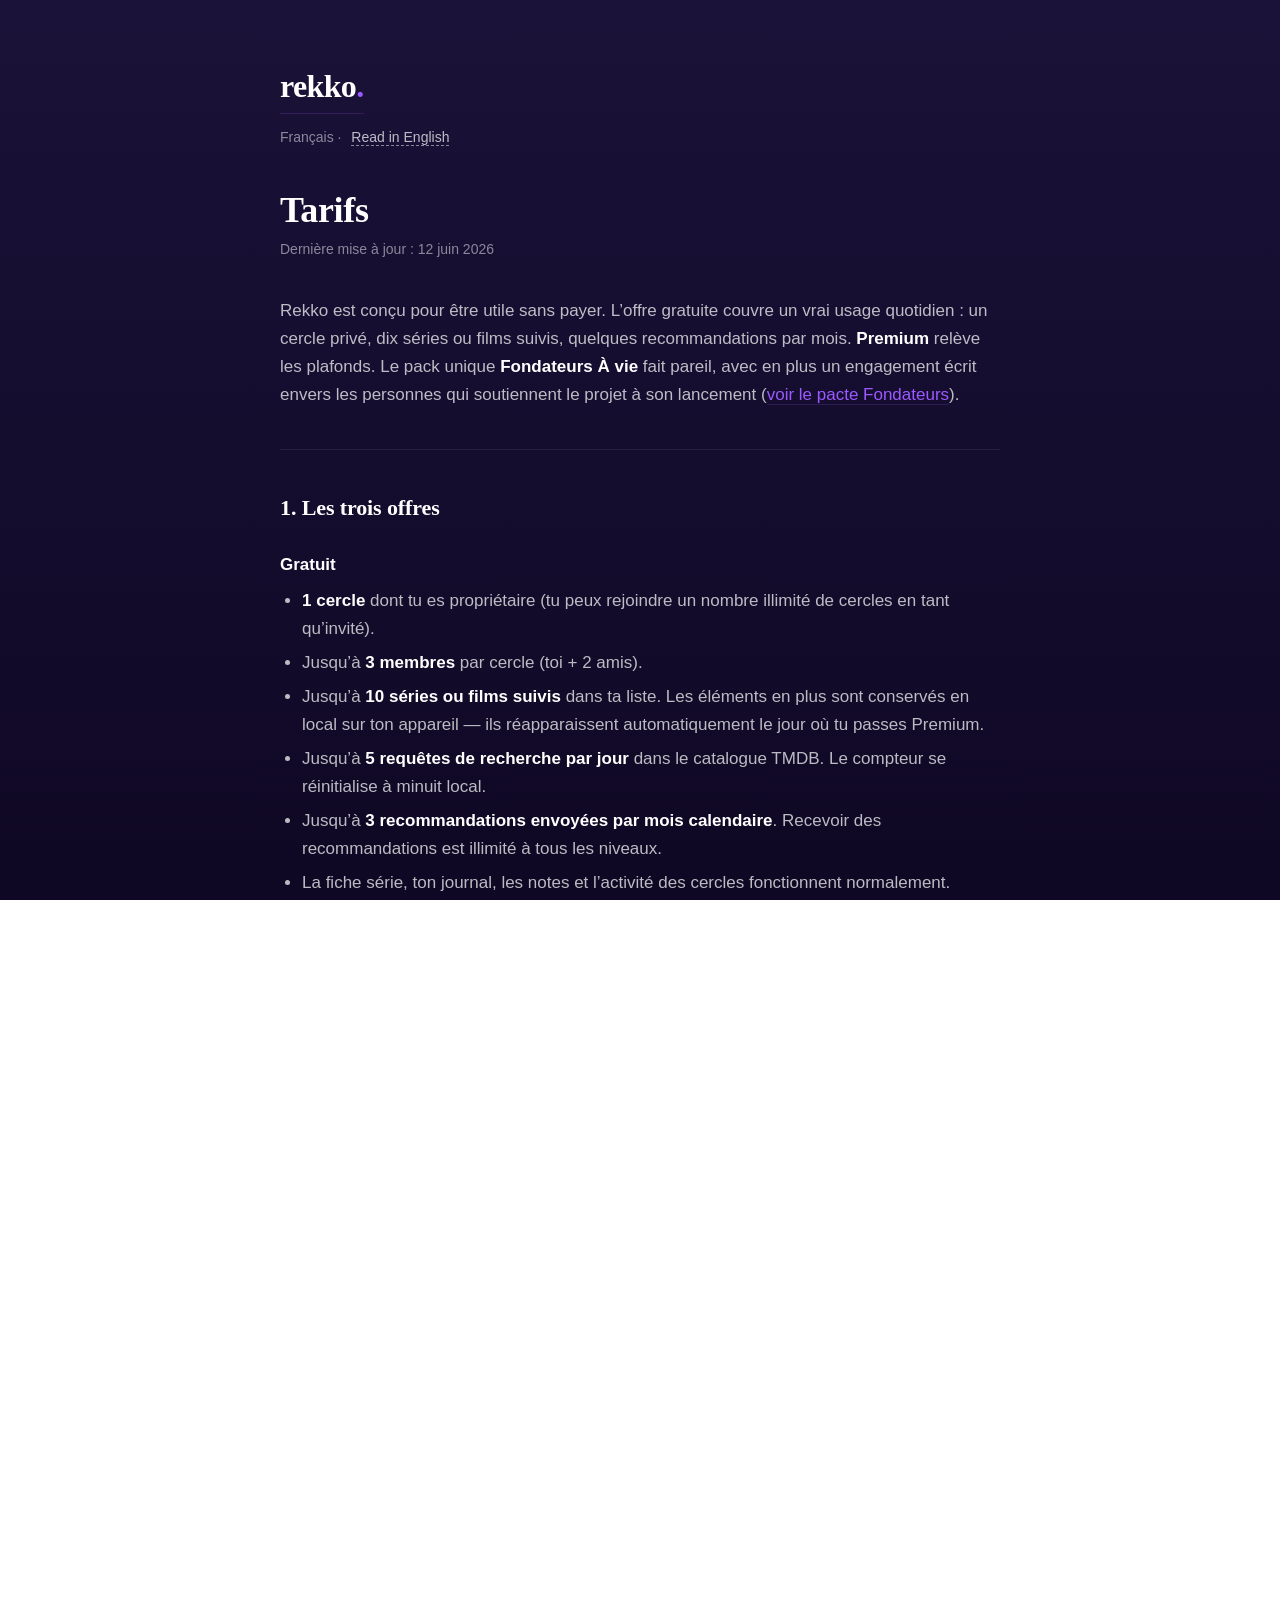
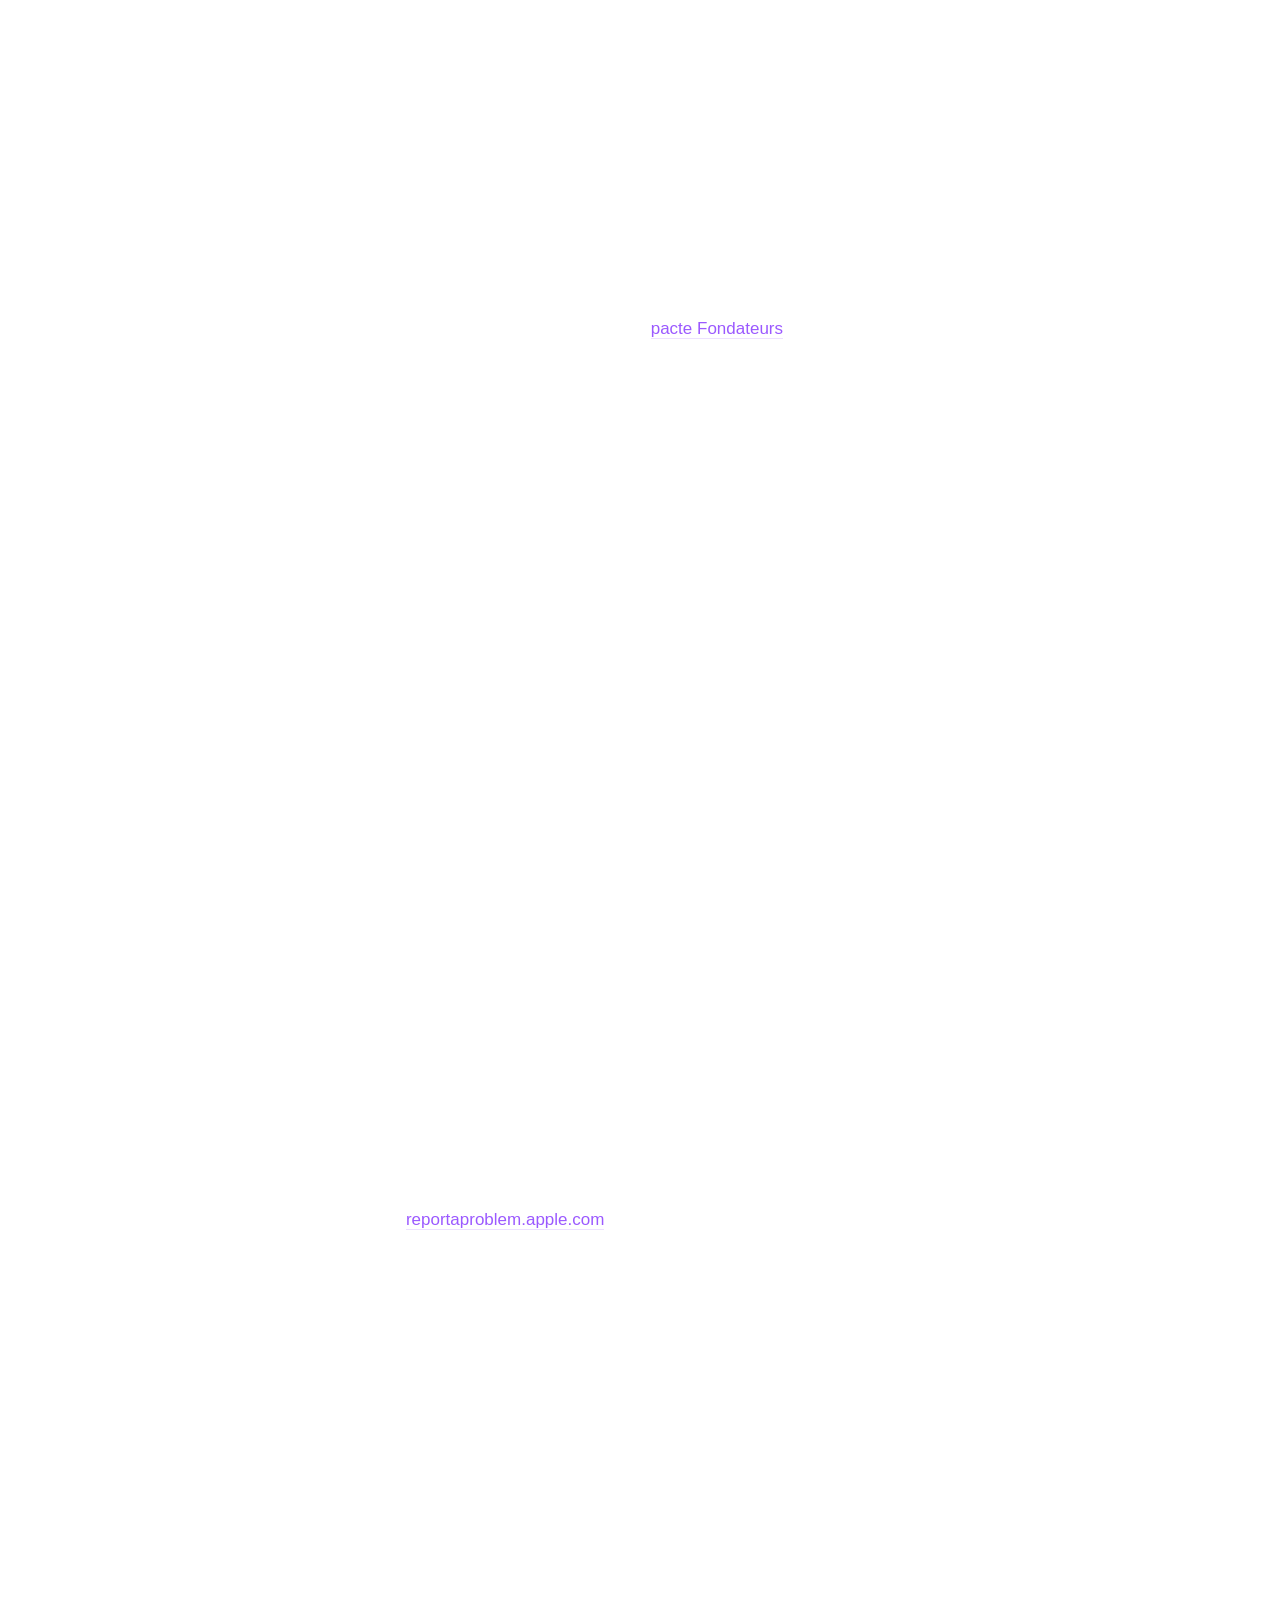
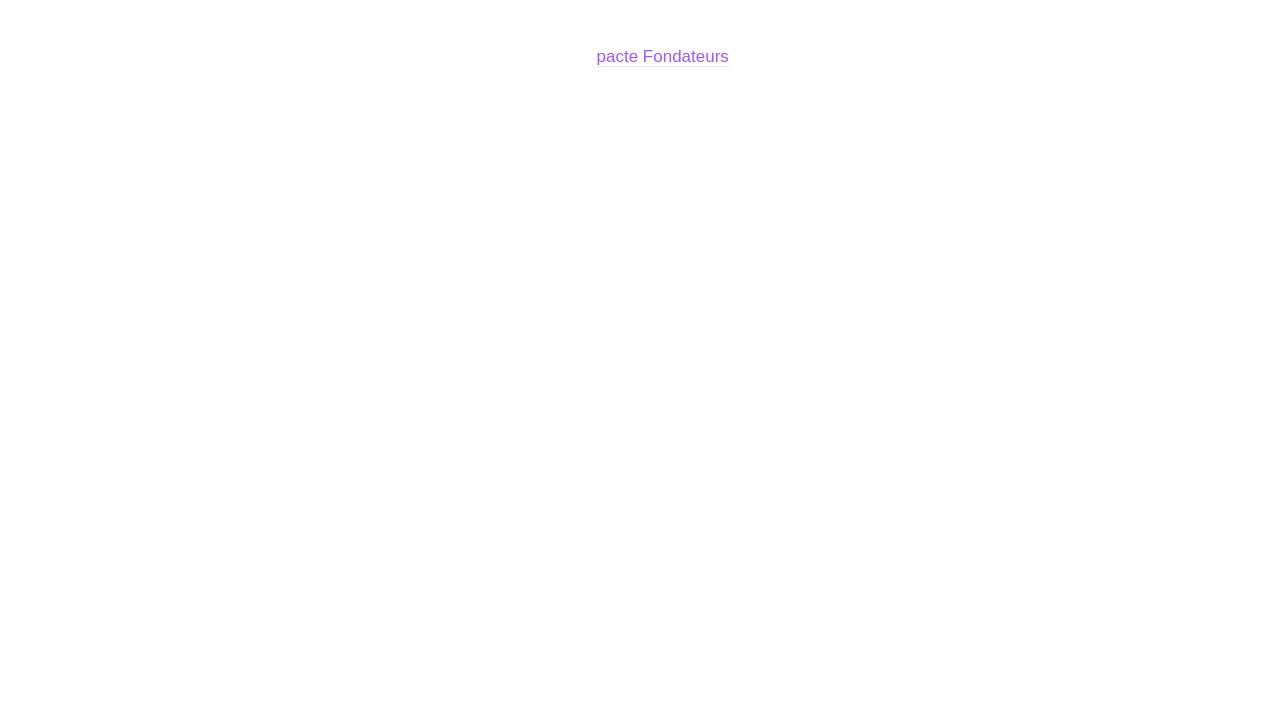
<file: fr/pricing.html>
<!DOCTYPE html>
<html lang="fr">
<head>
    <meta charset="UTF-8">
    <meta name="viewport" content="width=device-width, initial-scale=1.0">
    <meta name="description" content="Tarifs de l’app Rekko — limites de l’offre gratuite, abonnements Premium et pack Fondateurs À vie.">
    <title>Tarifs — Rekko</title>
    <link rel="stylesheet" href="../assets/style.css">
</head>
<body>
    <div class="container">
        <a href="../" class="wordmark">rekko<span class="dot">.</span></a>
        <p class="lang-switch">Français · <a href="../en/pricing.html">Read in English</a></p>

        <h1>Tarifs</h1>
        <p class="subtitle">Dernière mise à jour : 12 juin 2026</p>

        <p>
            Rekko est conçu pour être utile sans payer. L’offre gratuite couvre un
            vrai usage quotidien : un cercle privé, dix séries ou films suivis,
            quelques recommandations par mois. <strong>Premium</strong> relève les
            plafonds. Le pack unique <strong>Fondateurs À vie</strong> fait pareil,
            avec en plus un engagement écrit envers les personnes qui soutiennent
            le projet à son lancement
            (<a href="founders-pact.html">voir le pacte Fondateurs</a>).
        </p>

        <hr>

        <h2>1. Les trois offres</h2>

        <h3>Gratuit</h3>
        <ul>
            <li><strong>1 cercle</strong> dont tu es propriétaire (tu peux rejoindre
                un nombre illimité de cercles en tant qu’invité).</li>
            <li>Jusqu’à <strong>3 membres</strong> par cercle (toi + 2 amis).</li>
            <li>Jusqu’à <strong>10 séries ou films suivis</strong> dans ta liste.
                Les éléments en plus sont conservés en local sur ton appareil — ils
                réapparaissent automatiquement le jour où tu passes Premium.</li>
            <li>Jusqu’à <strong>5 requêtes de recherche par jour</strong> dans le
                catalogue TMDB. Le compteur se réinitialise à minuit local.</li>
            <li>Jusqu’à <strong>3 recommandations envoyées par mois calendaire</strong>.
                Recevoir des recommandations est illimité à tous les niveaux.</li>
            <li>La fiche série, ton journal, les notes et l’activité des cercles
                fonctionnent normalement.</li>
        </ul>

        <h3>Premium</h3>
        <p>
            Même abonnement récurrent, deux options de facturation. Reprend là où
            le gratuit s’arrête et débloque quelques confort d’usage.
        </p>
        <ul>
            <li><strong>Premium — Mensuel</strong> : 1,99 €/mois.</li>
            <li><strong>Premium — Annuel</strong> : 14,99 €/an (≈ 37 % d’économie
                par rapport au mensuel).</li>
            <li>Jusqu’à <strong>10 cercles possédés</strong>, jusqu’à
                <strong>10 membres</strong> par cercle.</li>
            <li><strong>Illimité</strong> sur les séries et films suivis, les
                recherches TMDB et les recommandations envoyées.</li>
            <li><strong>Score d’affinité</strong> avec chaque membre de tes cercles
                — une jauge 0–100 % basée sur les séries que vous avez notés tous
                les deux.</li>
            <li>Bandeau <strong>« Où regarder »</strong> sur chaque fiche série, qui
                renvoie vers l’app Apple TV.</li>
            <li><strong>Rappels de diffusion</strong> — notifications locales à
                chaque date de diffusion d’un nouvel épisode des séries que tu
                suis.</li>
            <li>Renouvellement automatique jusqu’à annulation dans Réglages iOS.
                Annulable à tout moment.</li>
        </ul>

        <h3>Fondateurs À vie</h3>
        <p>
            Un paiement unique, pas de renouvellement, toutes les fonctionnalités
            premium débloquées à vie — plus quelques avantages exclusifs à ce
            niveau.
        </p>
        <ul>
            <li><strong>29,99 € — une seule fois.</strong> Disponible uniquement
                pendant la fenêtre de lancement. Une fois la fenêtre fermée, le
                SKU disparaît et n’est jamais rouvert.</li>
            <li>Tout Premium, avec le plafond par cercle relevé à
                <strong>20 membres</strong> (la limite CloudKit).</li>
            <li><strong>Illimité</strong> sur les cercles possédés.</li>
            <li><strong>Mode cinéphile</strong> — flou par cercle sur les notes et
                commentaires tant que tu n’as pas noté la série toi-même, pour ne
                pas être influencé par les avis des autres.</li>
            <li><strong>Cercles éphémères</strong> — cercles qui s’auto-suppriment
                après une durée choisie (un jour, une semaine, un mois).</li>
            <li><strong>Anneau doré autour de l’avatar</strong> — un fin liseré
                doré autour de ton avatar dans chacun de tes cercles, visible par
                tous les autres membres.</li>
            <li><strong>Icône alternative dorée sur l’écran d’accueil</strong> —
                activable depuis les Réglages quand tu le souhaites.</li>
            <li>Cinq engagements contractuels écrits dans le
                <a href="founders-pact.html">pacte Fondateurs</a> : aucune
                publicité jamais, aucun achat futur requis, export de données
                garanti, voix sur la feuille de route, accès TestFlight permanent.</li>
        </ul>

        <h2>2. Tableau récapitulatif</h2>
        <table style="width:100%;margin:18px 0 32px;border-collapse:collapse;font-size:15px;">
            <thead>
                <tr>
                    <th style="text-align:left;padding:10px 6px;border-bottom:1px solid var(--rule);">Limite</th>
                    <th style="text-align:left;padding:10px 6px;border-bottom:1px solid var(--rule);">Gratuit</th>
                    <th style="text-align:left;padding:10px 6px;border-bottom:1px solid var(--rule);">Premium</th>
                    <th style="text-align:left;padding:10px 6px;border-bottom:1px solid var(--rule);">Fondateurs</th>
                </tr>
            </thead>
            <tbody>
                <tr><td style="padding:8px 6px;">Cercles possédés</td><td>1</td><td>10</td><td>Illimité</td></tr>
                <tr><td style="padding:8px 6px;">Membres par cercle</td><td>3</td><td>10</td><td>20</td></tr>
                <tr><td style="padding:8px 6px;">Séries / films suivis</td><td>10</td><td>Illimité</td><td>Illimité</td></tr>
                <tr><td style="padding:8px 6px;">Recherches TMDB / jour</td><td>5</td><td>Illimité</td><td>Illimité</td></tr>
                <tr><td style="padding:8px 6px;">Recommandations envoyées / mois</td><td>3</td><td>Illimité</td><td>Illimité</td></tr>
                <tr><td style="padding:8px 6px;">Score d’affinité</td><td>—</td><td>✓</td><td>✓</td></tr>
                <tr><td style="padding:8px 6px;">« Où regarder » (Apple TV)</td><td>—</td><td>✓</td><td>✓</td></tr>
                <tr><td style="padding:8px 6px;">Rappels de diffusion</td><td>—</td><td>✓</td><td>✓</td></tr>
                <tr><td style="padding:8px 6px;">Mode cinéphile</td><td>—</td><td>—</td><td>✓</td></tr>
                <tr><td style="padding:8px 6px;">Cercles éphémères</td><td>—</td><td>—</td><td>✓</td></tr>
                <tr><td style="padding:8px 6px;">Anneau doré + icône alternative</td><td>—</td><td>—</td><td>✓</td></tr>
                <tr><td style="padding:8px 6px;">Pacte Fondateurs</td><td>—</td><td>—</td><td>✓</td></tr>
            </tbody>
        </table>

        <h2>3. Restaurer, rembourser, changer d’offre</h2>
        <ul>
            <li><strong>Restauration.</strong> Un appui dans le paywall relit les
                reçus de ton compte Apple et réactive l’offre que tu as
                précédemment achetée. Fonctionne automatiquement sur tous tes
                appareils.</li>
            <li><strong>Remboursement.</strong> Les remboursements sont traités par
                Apple, via le formulaire Signaler un problème sur
                <a href="https://reportaproblem.apple.com/">reportaproblem.apple.com</a>.
                Rekko réagit à l’événement de révocation Apple en quelques
                secondes : les plafonds repassent en gratuit, les séries suivies
                masquées restent sauvegardées sur ton appareil, l’anneau et
                l’icône Fondateurs sont retirés.</li>
            <li><strong>Changer d’offre.</strong> Passe librement de Premium Mensuel
                à Premium Annuel via la gestion d’abonnements de l’App Store.
                Passer d’un abonné Premium à Fondateurs À vie est un achat unique ;
                l’abonnement reste indépendant et peut être annulé à tout moment.</li>
            <li><strong>Partage familial.</strong> Non activé en v1.0 — les cercles
                sont liés à un seul compte Apple. À reconsidérer plus tard.</li>
        </ul>

        <h2>4. Pourquoi cette tarification</h2>
        <p>
            Rekko n’a aucun serveur que nous opérons et aucune incitation à la
            croissance qui dépende du temps passé dans l’app. Premium paie la
            commission App Store, le relais d’attestation TMDB, et le travail de
            maintenance. Le pack Fondateurs est destiné aux personnes qui veulent
            soutenir le projet une seule fois, profiter de l’expérience sans
            abonnement, et nous tenir à un ensemble d’engagements écrits — voir
            le <a href="founders-pact.html">pacte Fondateurs</a>.
        </p>

        <h2>5. Masqué, pas supprimé</h2>
        <p>
            Quand un utilisateur gratuit a plus de 10 séries suivies (parce qu’il
            était Premium auparavant, ou qu’il a importé une liste), les éléments
            en surplus sont <strong>masqués, pas supprimés</strong>. Ils restent
            intacts dans la base de données locale. Le jour où tu te réabonnes,
            la liste se redéploie et tout réapparaît dans son ordre d’origine.
            Même logique pour les cercles au-delà du plafond de 1 cercle possédé :
            le premier reste interactif, les autres sont grisés mais conservés.
        </p>

        <h2>6. Reçus, taxes et conformité UE</h2>
        <p>
            Tous les achats passent par Apple. Apple gère les reçus, la TVA, la
            facturation dans ta devise locale et les règles de révocation. Nous ne
            voyons jamais tes informations bancaires ni ton adresse de facturation.
            Les conditions d’abonnement et de renouvellement automatique sont
            présentées par iOS dans le paywall standard au moment de l’achat.
        </p>

        <footer>
            <p>
                <a href="../">Retour à Rekko</a> ·
                <a href="founders-pact.html">Pacte Fondateurs</a> ·
                <a href="privacy.html">Politique de confidentialité</a> ·
                <a href="../en/pricing.html">Read in English</a>
            </p>
        </footer>
    </div>
</body>
</html>
</file>
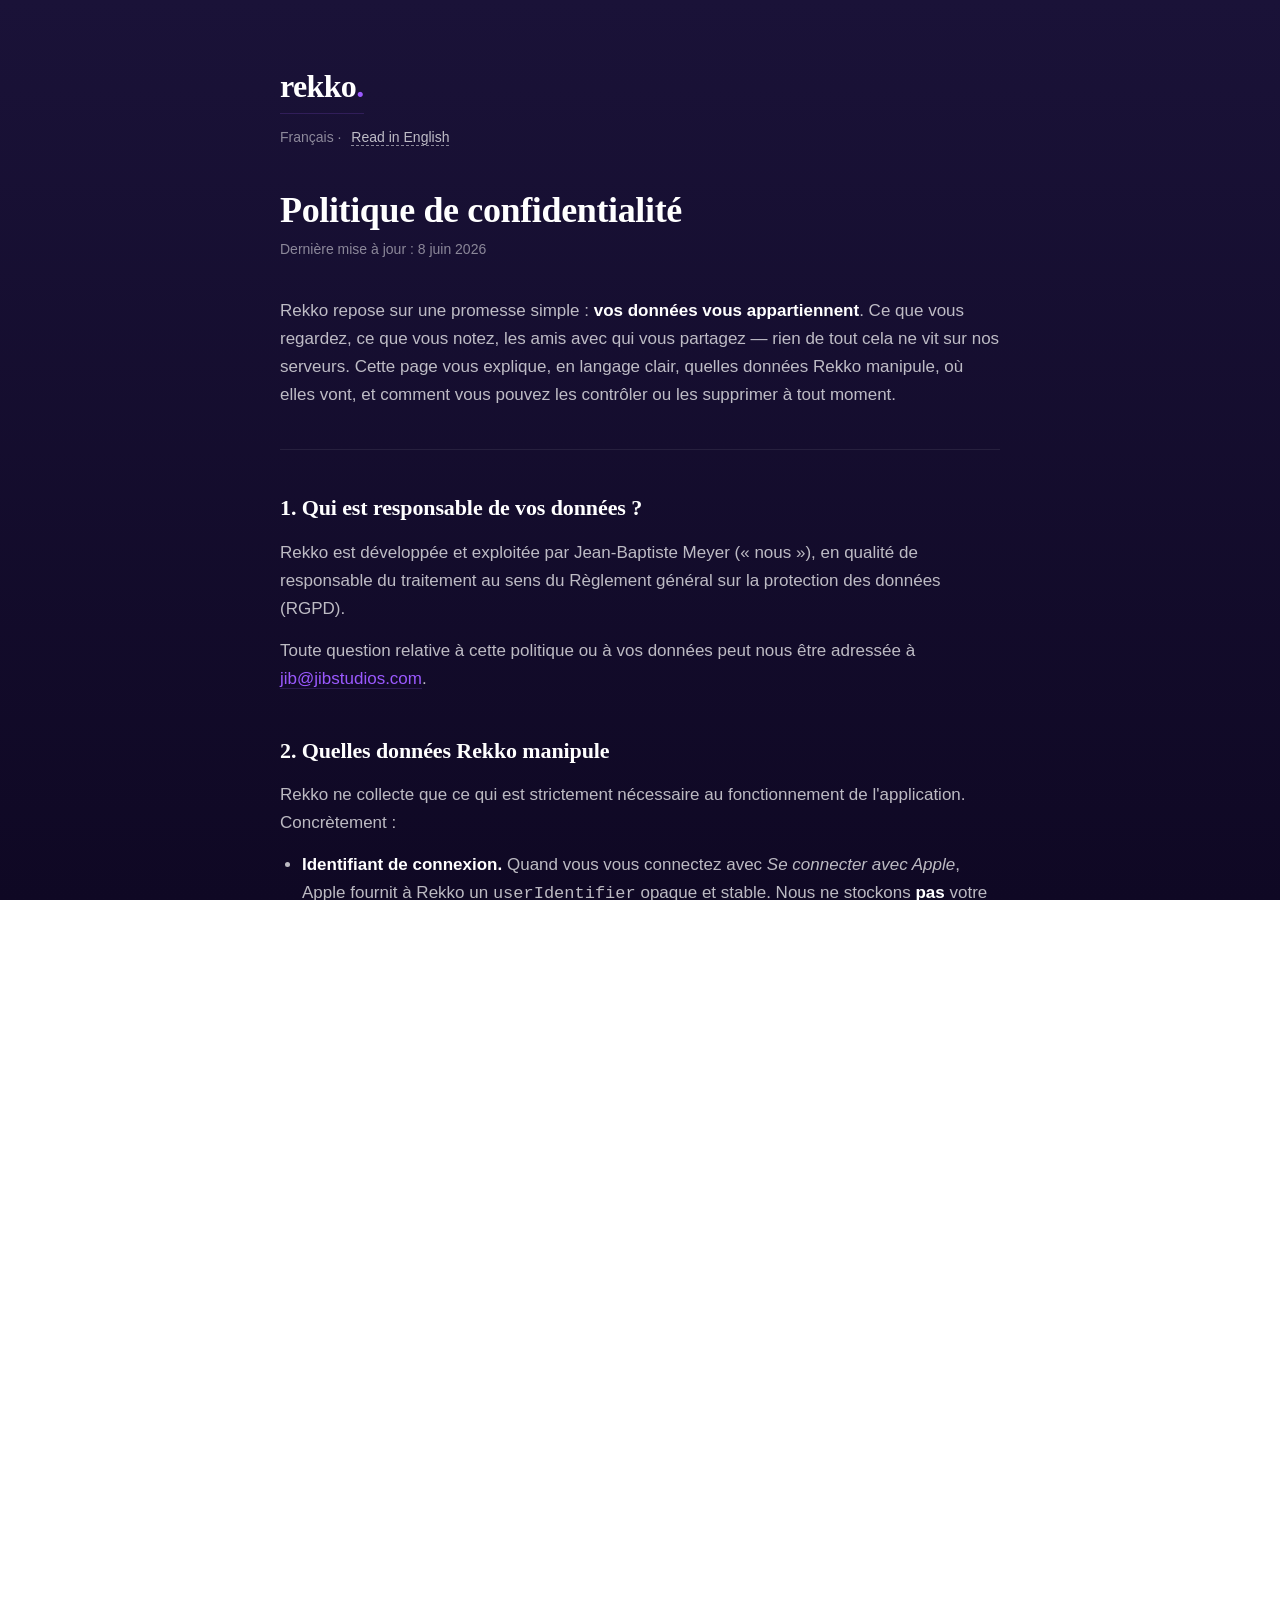
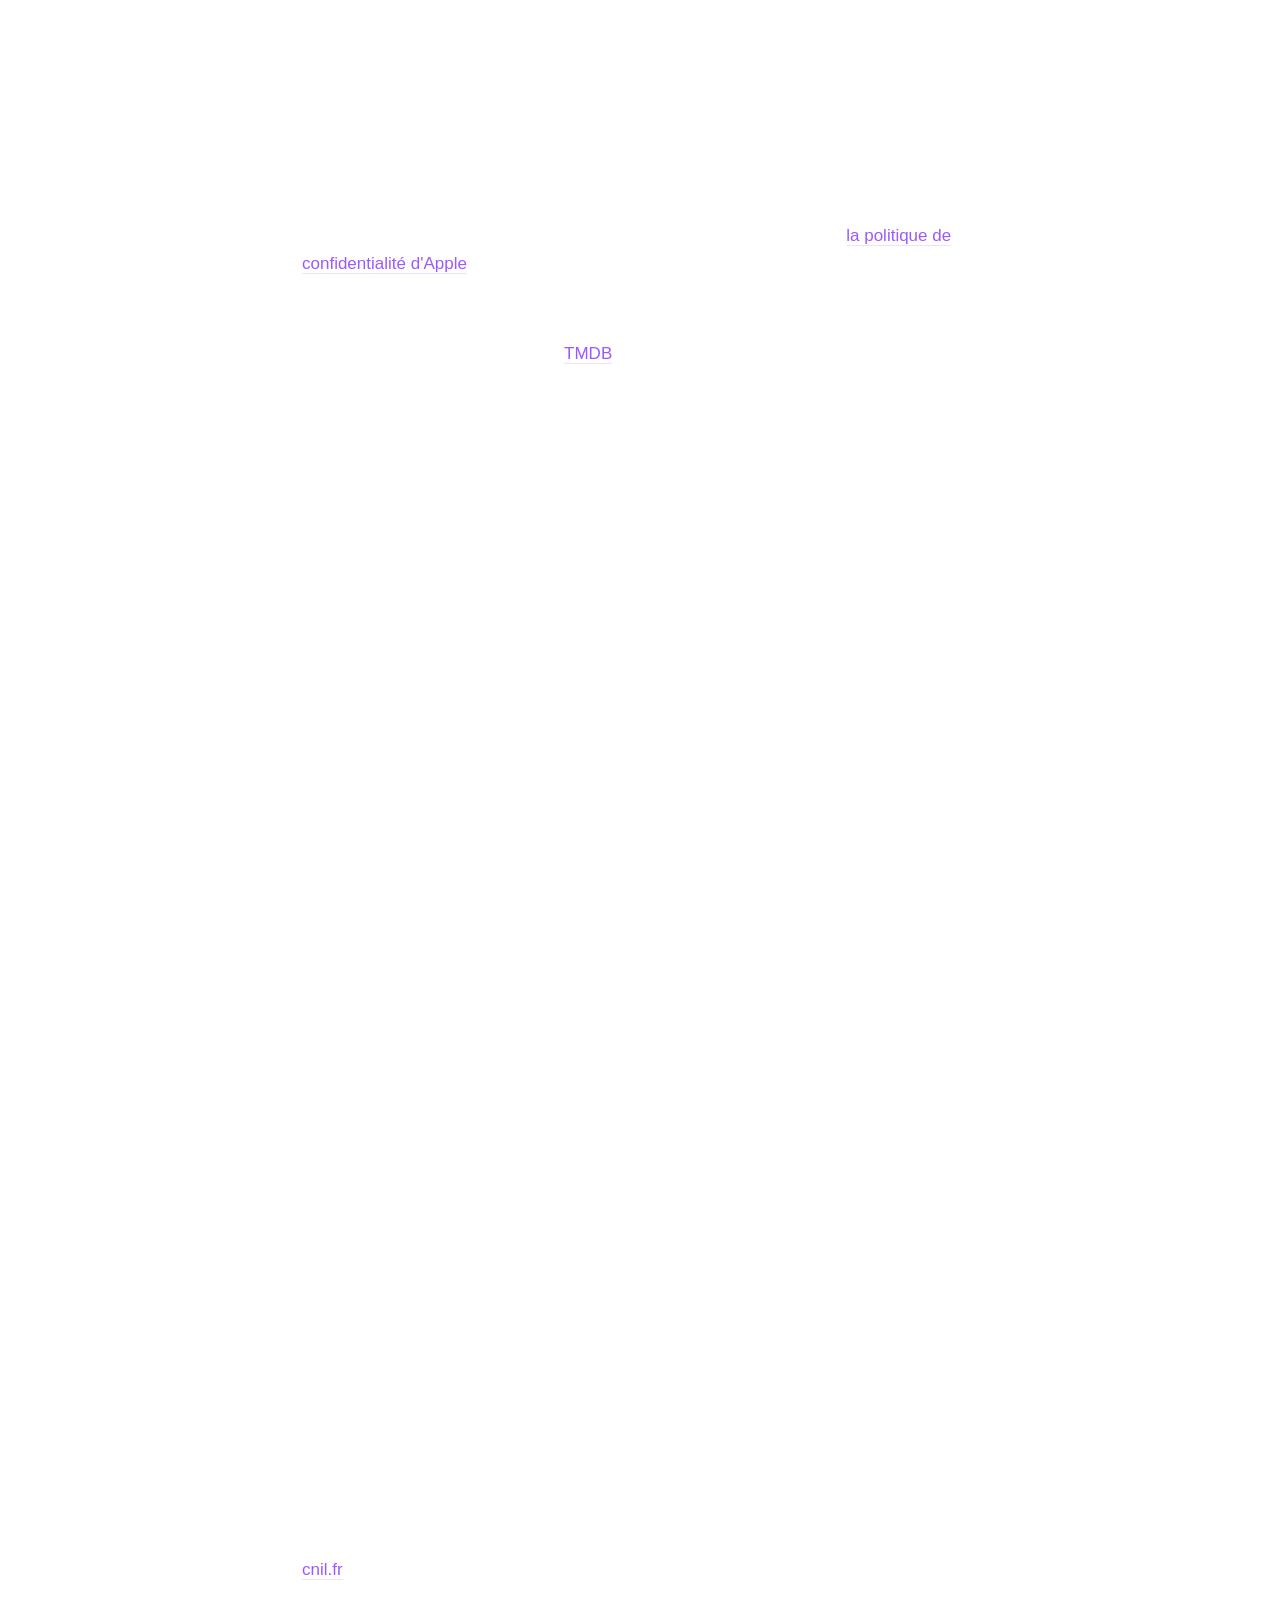
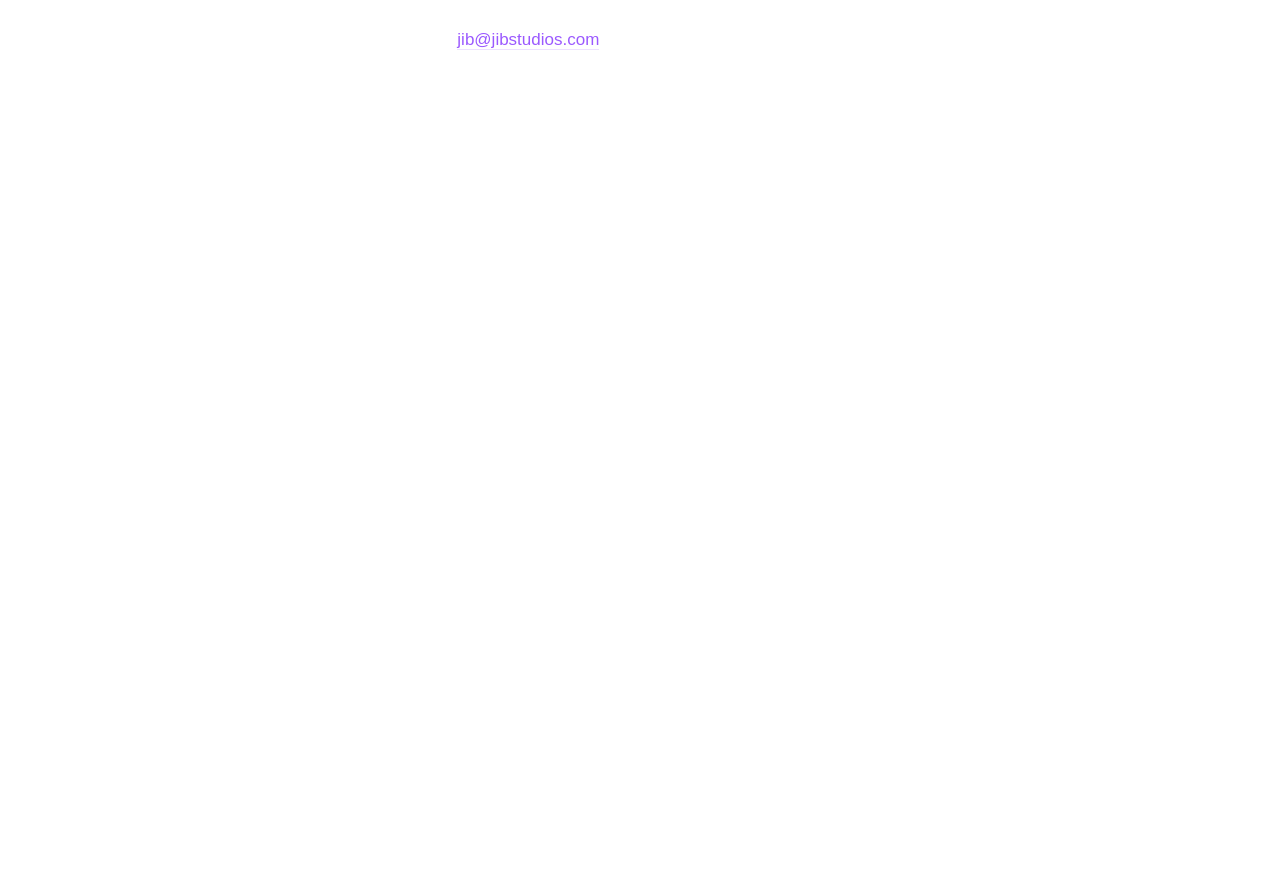
<file: fr/privacy.html>
<!DOCTYPE html>
<html lang="fr">
<head>
    <meta charset="UTF-8">
    <meta name="viewport" content="width=device-width, initial-scale=1.0">
    <meta name="description" content="Politique de confidentialité de l'app Rekko — comment vos données sont traitées.">
    <title>Politique de confidentialité — Rekko</title>
    <link rel="stylesheet" href="../assets/style.css">
</head>
<body>
    <div class="container">
        <a href="../" class="wordmark">rekko<span class="dot">.</span></a>
        <p class="lang-switch">Français · <a href="../en/privacy.html">Read in English</a></p>

        <h1>Politique de confidentialité</h1>
        <p class="subtitle">Dernière mise à jour : 8 juin 2026</p>

        <p>
            Rekko repose sur une promesse simple : <strong>vos données vous
            appartiennent</strong>. Ce que vous regardez, ce que vous notez, les amis
            avec qui vous partagez — rien de tout cela ne vit sur nos serveurs. Cette
            page vous explique, en langage clair, quelles données Rekko manipule, où
            elles vont, et comment vous pouvez les contrôler ou les supprimer à tout
            moment.
        </p>

        <hr>

        <h2>1. Qui est responsable de vos données ?</h2>
        <p>
            Rekko est développée et exploitée par Jean-Baptiste Meyer (« nous »), en
            qualité de responsable du traitement au sens du Règlement général sur la
            protection des données (RGPD).
        </p>
        <p>
            Toute question relative à cette politique ou à vos données peut nous être
            adressée à
            <a href="mailto:jib@jibstudios.com">jib@jibstudios.com</a>.
        </p>

        <h2>2. Quelles données Rekko manipule</h2>
        <p>
            Rekko ne collecte que ce qui est strictement nécessaire au fonctionnement
            de l'application. Concrètement :
        </p>
        <ul>
            <li>
                <strong>Identifiant de connexion.</strong> Quand vous vous connectez avec
                <em>Se connecter avec Apple</em>, Apple fournit à Rekko un
                <code>userIdentifier</code> opaque et stable. Nous ne stockons
                <strong>pas</strong> votre véritable identifiant Apple, ni votre nom,
                ni votre adresse e-mail. L'e-mail qu'Apple propose de partager est
                intentionnellement ignoré.
            </li>
            <li>
                <strong>Contenu de profil que vous créez :</strong> le pseudo que vous
                choisissez, la photo d'avatar que vous chargez, et les genres préférés
                que vous sélectionnez.
            </li>
            <li>
                <strong>Contenu du journal :</strong> les séries et films que vous
                suivez, leur statut (à voir / en cours / vu / abandonné), vos notes et
                vos commentaires éventuels.
            </li>
            <li>
                <strong>Cercles et recommandations :</strong> les cercles privés que
                vous créez ou rejoignez, leur liste de membres (limitée aux personnes
                que vous avez explicitement invitées), et les recommandations / notes
                que vous y partagez.
            </li>
            <li>
                <strong>Attestation anonyme de l'appareil.</strong> Rekko utilise le
                framework <em>App Attest</em> d'Apple pour prouver que les requêtes
                envoyées à son relais en lecture seule proviennent d'une copie
                légitime de l'application. App Attest ne transmet aucune information
                personnelle.
            </li>
        </ul>
        <p>
            Rekko ne collecte <strong>pas</strong> : vos contacts, votre position,
            votre micro, votre historique de navigation, votre identifiant publicitaire,
            ni aucune télémétrie tierce. Aucun SDK de tracking n'est embarqué.
        </p>

        <h2>3. Où vos données sont stockées</h2>
        <p>
            Les données personnelles sont stockées dans <strong>votre propre espace
            iCloud privé</strong>, via le framework CloudKit d'Apple. Nous n'hébergeons
            pas de copie sur un serveur. En détail :
        </p>
        <ul>
            <li>
                Votre profil, votre journal et les cercles que vous avez créés vivent
                dans votre <em>base de données privée iCloud</em>, accessible
                uniquement par votre compte Apple.
            </li>
            <li>
                Les cercles partagés utilisent le mécanisme <em>CKShare</em> d'Apple :
                les données sont répliquées uniquement vers les comptes iCloud que vous
                avez explicitement invités.
            </li>
            <li>
                Un relais en lecture seule, que nous opérons, sert à signer
                cryptographiquement les requêtes envoyées à TMDB (voir §4). Il ne stocke
                aucune de vos données et ne conserve que des traces techniques de très
                courte durée à des fins de lutte contre la fraude.
            </li>
        </ul>

        <h2>4. Tiers impliqués</h2>
        <ul>
            <li>
                <strong>Apple Inc.</strong> traite vos données iCloud sur ses serveurs,
                conformément à
                <a href="https://www.apple.com/fr/legal/privacy/">la politique de
                confidentialité d'Apple</a>. L'infrastructure CloudKit qui héberge vos
                cercles, votre profil et votre journal appartient à Apple, pas à nous.
            </li>
            <li>
                <strong>The Movie Database (TMDB).</strong> Rekko récupère les
                métadonnées des séries et films (titres, affiches, synopsis, casting)
                depuis
                <a href="https://www.themoviedb.org/">TMDB</a>. La requête envoyée à TMDB
                ne contient que l'identifiant de la fiche consultée ; aucun identifiant
                Rekko personnel n'est transmis. TMDB est la source du catalogue et n'est
                pas affilié à Rekko.
            </li>
        </ul>

        <h2>5. Base légale</h2>
        <p>
            L'ensemble des traitements de données personnelles est fondé sur votre
            <strong>consentement</strong> (RGPD art. 6.1.a) — donné lors de la
            connexion et de la création de votre profil — et sur l'<strong>exécution
            d'un contrat</strong> (art. 6.1.b) pour les fonctionnalités que vous
            sollicitez activement (création d'un cercle, envoi d'une recommandation,
            etc.).
        </p>

        <h2>6. Durée de conservation</h2>
        <p>
            Aussi longtemps que votre compte existe. Lorsque vous supprimez votre compte
            depuis les réglages Rekko, votre base de données locale est effacée, la clé
            App Attest liée à votre installation est invalidée, vos zones CloudKit
            (partagées et privées) sont supprimées, et votre identifiant de connexion
            est effacé de votre trousseau iCloud. Les membres des cercles dont vous étiez
            propriétaire sont notifiés que le partage a disparu et le signet s'efface de
            leur appareil.
        </p>
        <p>
            Rekko ne stocke aucun <em>token</em> Se connecter avec Apple (seul
            l'identifiant opaque <code>userIdentifier</code> est conservé sur votre
            appareil, dans le trousseau local) : il n'y a donc aucun token à révoquer
            côté serveur. Si vous souhaitez en plus invalider l'autorisation Se
            connecter avec Apple côté Apple, vous pouvez le faire à tout moment depuis
            <strong>Réglages iOS → votre nom → Mot de passe et sécurité → Apps utilisant
            Apple ID → Rekko → Cesser d'utiliser Apple ID</strong>.
        </p>

        <h2>7. Vos droits RGPD</h2>
        <p>Vous pouvez exercer à tout moment les droits suivants :</p>
        <ul>
            <li>
                <strong>Droit d'accès et à la portabilité.</strong> Rekko propose une
                action « Exporter mes données » dans l'app, qui produit un fichier JSON
                structuré contenant votre profil, votre journal, vos cercles et vos
                recommandations. Vous pouvez l'enregistrer dans Fichiers, l'envoyer par
                mail, ou l'ouvrir dans n'importe quel outil.
            </li>
            <li>
                <strong>Droit de rectification.</strong> Vous pouvez modifier votre
                pseudo, votre avatar, vos genres préférés, et le contenu de toute note
                ou recommandation directement dans l'app.
            </li>
            <li>
                <strong>Droit à l'effacement.</strong> L'action « Supprimer mon compte »
                dans les réglages efface toute trace de vos données sur votre appareil
                et dans vos zones iCloud Rekko. Voir §6 pour les détails concernant
                l'autorisation Se connecter avec Apple.
            </li>
            <li>
                <strong>Droit d'opposition et retrait du consentement.</strong> Vous
                déconnecter de l'app interrompt tout traitement de notre côté ;
                supprimer le compte rend cette opération définitive.
            </li>
            <li>
                <strong>Droit d'introduire une réclamation</strong> auprès d'une
                autorité de contrôle (en France : la CNIL,
                <a href="https://www.cnil.fr/">cnil.fr</a>).
            </li>
        </ul>
        <p>
            Pour exercer l'un de ces droits, y compris une demande manuelle lorsque les
            flux in-app ne suffisent pas, écrivez à
            <a href="mailto:jib@jibstudios.com">jib@jibstudios.com</a>. Nous vous
            répondrons sous 30 jours au plus.
        </p>

        <h2>8. Permissions que Rekko peut demander</h2>
        <ul>
            <li>
                <strong>Photos (lecture seule).</strong> Uniquement lorsque vous tapez
                sur votre avatar pour choisir une photo. L'image sélectionnée est
                miniaturisée à 300 pt et stockée dans votre profil local.
            </li>
            <li>
                <strong>Notifications.</strong> Servent à vous prévenir quand un ami
                d'un de vos cercles vous envoie une recommandation. Vous pouvez les
                désactiver depuis les Réglages iOS à tout moment.
            </li>
            <li>
                <strong>iCloud.</strong> Indispensable pour la synchronisation des
                cercles entre membres et entre vos appareils. Rekko ne fonctionne pas
                sans compte iCloud connecté sur l'appareil.
            </li>
        </ul>

        <h2>9. Enfants</h2>
        <p>
            Rekko ne s'adresse pas aux enfants de moins de 13 ans. Nous ne collectons
            pas sciemment de données auprès d'un enfant. Si vous pensez qu'un enfant
            s'est inscrit, contactez-nous et nous supprimerons le compte correspondant.
        </p>

        <h2>10. Évolutions de cette politique</h2>
        <p>
            Cette politique peut évoluer si l'application ou le droit applicable
            change. La date « Dernière mise à jour » en haut de cette page sera
            actualisée, et un changement significatif sera signalé dans l'app à la
            prochaine ouverture des Réglages.
        </p>

        <footer>
            <p>
                <a href="../">Retour à Rekko</a> ·
                <a href="../en/privacy.html">Read in English</a>
            </p>
        </footer>
    </div>
</body>
</html>
</file>
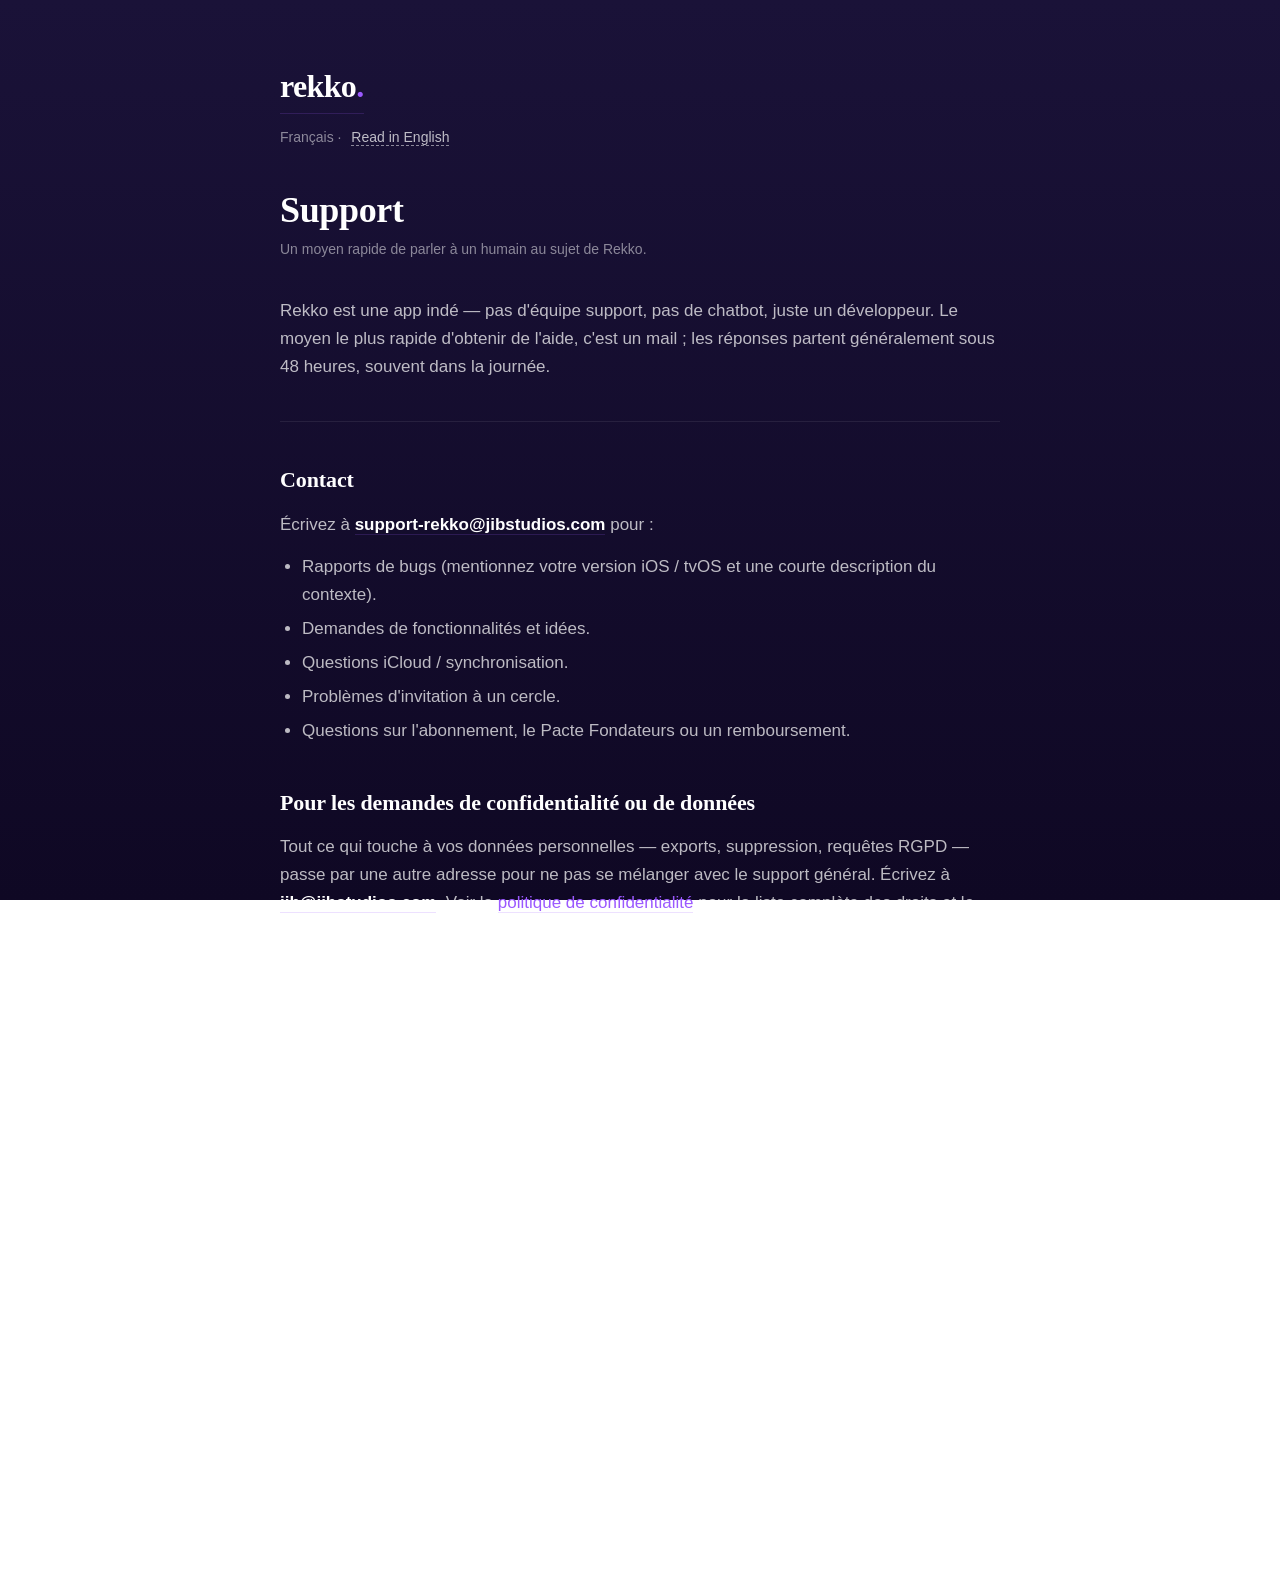
<file: fr/support.html>
<!DOCTYPE html>
<html lang="fr">
<head>
    <meta charset="UTF-8">
    <meta name="viewport" content="width=device-width, initial-scale=1.0">
    <meta name="description" content="Obtenir de l'aide sur Rekko — contact direct, FAQ, comment envoyer un rapport de bug.">
    <title>Support — Rekko</title>
    <link rel="stylesheet" href="../assets/style.css">
</head>
<body>
    <div class="container">
        <a href="../" class="wordmark">rekko<span class="dot">.</span></a>
        <p class="lang-switch">Français · <a href="../en/support.html">Read in English</a></p>

        <h1>Support</h1>
        <p class="subtitle">Un moyen rapide de parler à un humain au sujet de Rekko.</p>

        <p>
            Rekko est une app indé — pas d'équipe support, pas de chatbot, juste un
            développeur. Le moyen le plus rapide d'obtenir de l'aide, c'est un mail ;
            les réponses partent généralement sous 48 heures, souvent dans la journée.
        </p>

        <hr>

        <h2>Contact</h2>
        <p>
            Écrivez à
            <a href="mailto:support-rekko@jibstudios.com"><strong>support-rekko@jibstudios.com</strong></a>
            pour :
        </p>
        <ul>
            <li>Rapports de bugs (mentionnez votre version iOS / tvOS et une courte description du contexte).</li>
            <li>Demandes de fonctionnalités et idées.</li>
            <li>Questions iCloud / synchronisation.</li>
            <li>Problèmes d'invitation à un cercle.</li>
            <li>Questions sur l'abonnement, le Pacte Fondateurs ou un remboursement.</li>
        </ul>

        <h2>Pour les demandes de confidentialité ou de données</h2>
        <p>
            Tout ce qui touche à vos données personnelles — exports, suppression,
            requêtes RGPD — passe par une autre adresse pour ne pas se mélanger avec
            le support général. Écrivez à
            <a href="mailto:jib@jibstudios.com"><strong>jib@jibstudios.com</strong></a>.
            Voir la <a href="privacy.html">politique de confidentialité</a> pour la
            liste complète des droits et le délai de réponse (30 jours maximum,
            généralement bien moins).
        </p>

        <h2>Avant d'écrire</h2>
        <p>
            Quelques solutions rapides qui résolvent la plupart des questions :
        </p>
        <ul>
            <li>
                <strong>« Mon cercle ne se synchronise pas. »</strong> Vérifiez qu'iCloud
                Drive est activé pour le même compte Apple sur tous vos appareils, et
                que l'app est connectée à <em>Sign in with Apple</em> avec ce même
                identifiant. La majorité des rapports « la synchro est cassée » se
                résument à un appareil sur un compte iCloud différent.
            </li>
            <li>
                <strong>« Le bouton "Où regarder" ouvre le mauvais service. »</strong>
                Rekko passe la main à l'app Apple TV, qui choisit elle-même le
                streamer. Si le mauvais service s'ouvre, c'est un réglage Apple TV —
                ouvrez l'app Apple TV → Réglages → Connecter des apps et reliez à
                nouveau vos comptes.
            </li>
            <li>
                <strong>« Je ne peux pas ajouter une dixième série. »</strong> Les
                comptes gratuits suivent jusqu'à 10 séries ou films. Passez à
                Premium dans Réglages pour lever le plafond.
            </li>
        </ul>

        <footer>
            <p>
                <a href="../">Retour à Rekko</a> ·
                <a href="privacy.html">Politique de confidentialité</a> ·
                <a href="../en/support.html">Read in English</a>
            </p>
        </footer>
    </div>
</body>
</html>
</file>
<file: assets/style.css>
/* Shared style for the Rekko support / marketing site.
   Brand: deep purple gradient + serif wordmark, white text.
   No build step — single CSS file, hand-rolled. */

* {
    box-sizing: border-box;
    margin: 0;
    padding: 0;
}

:root {
    --bg: #1a1238;
    --bg-deep: #0f0824;
    --accent: #9b59ff;
    --accent-soft: rgba(155, 89, 255, 0.18);
    --text: #ffffff;
    --text-soft: rgba(255, 255, 255, 0.72);
    --text-muted: rgba(255, 255, 255, 0.5);
    --rule: rgba(255, 255, 255, 0.08);
}

html {
    background: linear-gradient(180deg, var(--bg) 0%, var(--bg-deep) 100%);
    background-attachment: fixed;
    min-height: 100%;
    -webkit-font-smoothing: antialiased;
    -moz-osx-font-smoothing: grayscale;
}

body {
    color: var(--text);
    font-family: -apple-system, BlinkMacSystemFont, "Segoe UI", Helvetica, Arial, sans-serif;
    font-size: 17px;
    line-height: 1.65;
    padding: 60px 24px 80px;
}

.container {
    max-width: 720px;
    margin: 0 auto;
}

.wordmark {
    font-family: "Iowan Old Style", "Georgia", serif;
    font-weight: 900;
    font-size: 32px;
    color: var(--text);
    text-decoration: none;
    letter-spacing: -0.02em;
    display: inline-block;
    margin-bottom: 12px;
}

.wordmark .dot {
    color: var(--accent);
}

.lang-switch {
    color: var(--text-muted);
    font-size: 14px;
    margin-bottom: 40px;
}

.lang-switch a {
    color: var(--text-soft);
    text-decoration: none;
    border-bottom: 1px dashed var(--text-muted);
    margin-left: 6px;
}

.lang-switch a:hover {
    color: var(--accent);
    border-bottom-color: var(--accent);
}

h1 {
    font-family: "Iowan Old Style", "Georgia", serif;
    font-weight: 900;
    font-size: 36px;
    line-height: 1.2;
    margin: 0 0 6px;
    letter-spacing: -0.01em;
}

.subtitle {
    color: var(--text-muted);
    font-size: 14px;
    margin-bottom: 36px;
}

h2 {
    font-family: "Iowan Old Style", "Georgia", serif;
    font-weight: 700;
    font-size: 22px;
    margin: 40px 0 12px;
    letter-spacing: -0.005em;
}

h3 {
    font-weight: 600;
    font-size: 17px;
    margin: 24px 0 8px;
    color: var(--text);
}

p {
    color: var(--text-soft);
    margin-bottom: 14px;
}

ul {
    color: var(--text-soft);
    margin: 0 0 14px 22px;
}

li {
    margin-bottom: 6px;
}

a {
    color: var(--accent);
    text-decoration: none;
    border-bottom: 1px solid var(--accent-soft);
    transition: border-color 0.15s ease;
}

a:hover {
    border-bottom-color: var(--accent);
}

strong {
    color: var(--text);
    font-weight: 600;
}

hr {
    border: none;
    border-top: 1px solid var(--rule);
    margin: 40px 0;
}

footer {
    color: var(--text-muted);
    font-size: 14px;
    margin-top: 60px;
    padding-top: 24px;
    border-top: 1px solid var(--rule);
}

footer a {
    color: var(--text-soft);
    border-bottom-color: var(--rule);
}

footer a:hover {
    color: var(--accent);
    border-bottom-color: var(--accent);
}

@media (max-width: 480px) {
    body {
        padding: 40px 20px 60px;
    }
    h1 {
        font-size: 30px;
    }
    h2 {
        font-size: 20px;
    }
}
</file>
